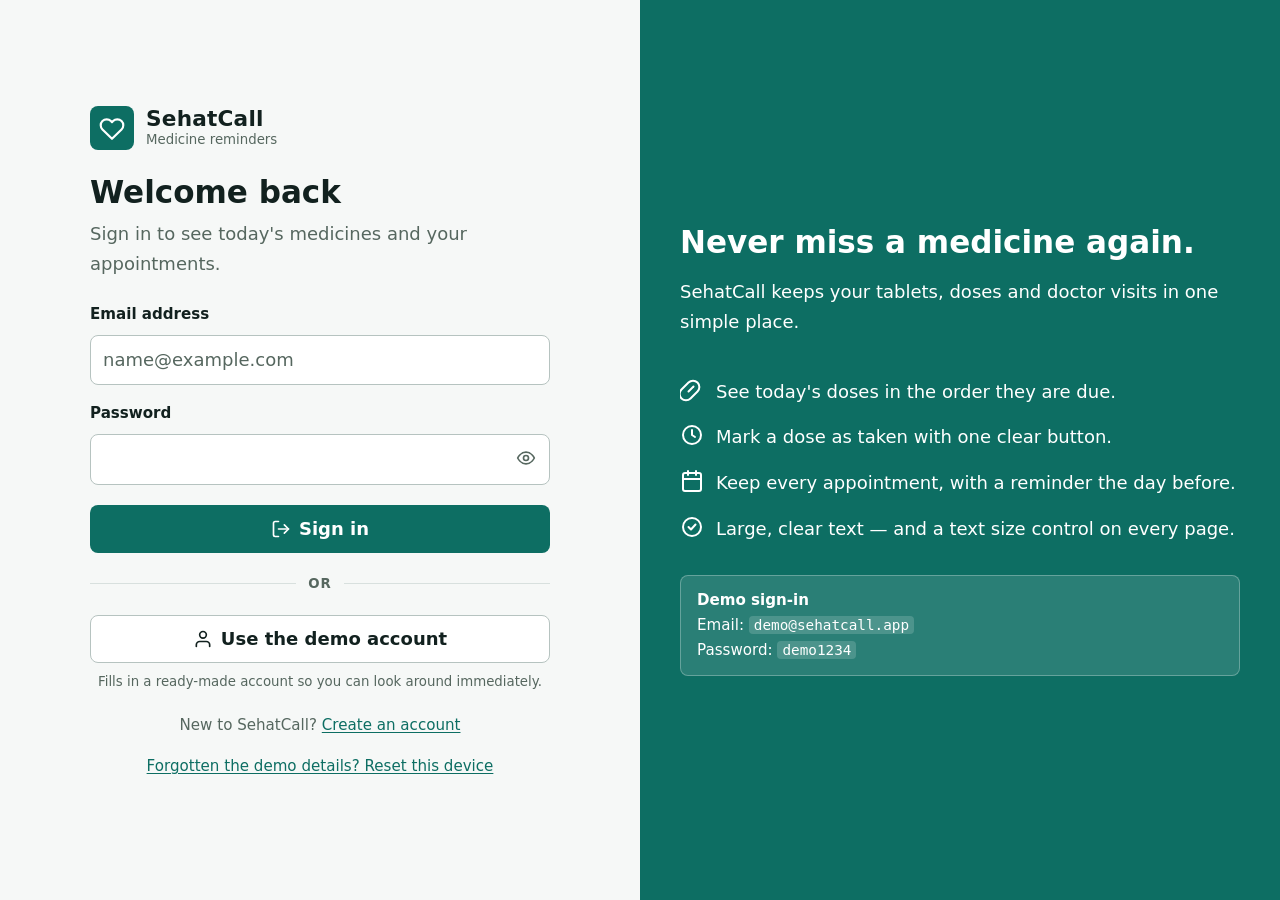
<file: index.html>
<!DOCTYPE html>
<html lang="en">
<head>
  <meta charset="UTF-8">
  <meta name="viewport" content="width=device-width, initial-scale=1">
  <meta name="description" content="Your SehatCall dashboard: today's medicines, missed reminders and upcoming appointments.">
  <meta name="theme-color" content="#0d6e63">
  <title>Dashboard — SehatCall</title>

  <script>
    (function () {
      try {
        var pref = localStorage.getItem('sehatcall.theme');
        var dark = pref === 'dark' || (pref !== 'light' && window.matchMedia && window.matchMedia('(prefers-color-scheme: dark)').matches);
        if (dark) document.documentElement.setAttribute('data-theme', 'dark');
        var scale = parseFloat(localStorage.getItem('sehatcall.textsize') || '1');
        if (scale && scale !== 1) document.documentElement.style.setProperty('--font-scale', String(scale));
      } catch (e) { /* storage blocked */ }
    })();
  </script>

  <link rel="stylesheet" href="/design-tokens.css">
  <link rel="stylesheet" href="/css/app.css">
</head>
<body>
  <a class="skip-link" href="#main">Skip to the main content</a>

  <div class="app-shell">
    <div id="sidebar-root"></div>

    <div class="shell-main">
      <header class="topbar">
        <button class="icon-btn menu-btn" type="button" id="menuBtn"
                aria-expanded="false" aria-controls="sidebar" aria-label="Open the menu">
          <svg viewBox="0 0 24 24" fill="none" stroke="currentColor" stroke-width="2"
               stroke-linecap="round" stroke-linejoin="round" aria-hidden="true">
            <path d="M4 6h16M4 12h16M4 18h16"/>
          </svg>
        </button>

        <div class="topbar__heading">
          <h1 class="page-title" id="greeting">Dashboard</h1>
          <p class="page-subtitle" id="todayLine"></p>
        </div>

        <div class="topbar__actions">
          <a class="btn btn--primary" href="medicines.html?new=1">
            <svg viewBox="0 0 24 24" fill="none" stroke="currentColor" stroke-width="2"
                 stroke-linecap="round" stroke-linejoin="round" aria-hidden="true">
              <path d="M12 5v14M5 12h14"/>
            </svg>
            <span>Add medicine</span>
          </a>
        </div>
      </header>

      <main class="page" id="main">
        <!-- Filled by js/dashboard.js -->
        <div id="notices"></div>

        <section class="page-section" aria-labelledby="overviewHeading">
          <h2 class="visually-hidden" id="overviewHeading">Overview</h2>
          <div class="stat-grid" id="statGrid"></div>
        </section>

        <section class="page-section" aria-labelledby="quickHeading">
          <div class="section-head">
            <h2 id="quickHeading">Quick actions</h2>
          </div>
          <div class="quick-actions">
            <a class="quick-action" href="medicines.html?new=1">
              <svg viewBox="0 0 24 24" fill="none" stroke="currentColor" stroke-width="2"
                   stroke-linecap="round" stroke-linejoin="round" aria-hidden="true">
                <path d="M10.5 20.5a6.36 6.36 0 0 1-9-9l7-7a6.36 6.36 0 0 1 9 9z"/>
                <path d="m8.5 13.5 5-5"/>
              </svg>
              <span>Add a medicine<small>Name, dose and times</small></span>
            </a>
            <a class="quick-action" href="appointments.html?new=1">
              <svg viewBox="0 0 24 24" fill="none" stroke="currentColor" stroke-width="2"
                   stroke-linecap="round" stroke-linejoin="round" aria-hidden="true">
                <rect x="3" y="4" width="18" height="18" rx="2"/>
                <path d="M16 2v4M8 2v4M3 10h18"/><path d="M12 14v4M10 16h4"/>
              </svg>
              <span>Book an appointment<small>Doctor, date and time</small></span>
            </a>
            <a class="quick-action" href="reminders.html">
              <svg viewBox="0 0 24 24" fill="none" stroke="currentColor" stroke-width="2"
                   stroke-linecap="round" stroke-linejoin="round" aria-hidden="true">
                <circle cx="12" cy="12" r="9"/><path d="M12 7v5l3 2"/>
              </svg>
              <span>Reminder history<small>What was taken, and when</small></span>
            </a>
            <button class="quick-action" type="button" id="exportToday">
              <svg viewBox="0 0 24 24" fill="none" stroke="currentColor" stroke-width="2"
                   stroke-linecap="round" stroke-linejoin="round" aria-hidden="true">
                <path d="M21 15v4a2 2 0 0 1-2 2H5a2 2 0 0 1-2-2v-4"/>
                <path d="m7 10 5 5 5-5"/><path d="M12 15V3"/>
              </svg>
              <span>Save today's list<small>Download as a text file</small></span>
            </button>
          </div>
        </section>

        <div class="two-col page-section">
          <section class="card" aria-labelledby="dosesHeading">
            <div class="card__header">
              <div>
                <h2 class="card__title" id="dosesHeading">Today's medicines</h2>
                <p class="page-subtitle" id="dosesSummary"></p>
              </div>
              <a class="btn btn--quiet btn--sm" href="medicines.html">Manage</a>
            </div>
            <div class="card__body card__body--flush">
              <ul class="item-list" id="doseList"></ul>
            </div>
          </section>

          <section class="card" aria-labelledby="apptHeading">
            <div class="card__header">
              <div>
                <h2 class="card__title" id="apptHeading">Upcoming appointments</h2>
              </div>
              <a class="btn btn--quiet btn--sm" href="appointments.html">See all</a>
            </div>
            <div class="card__body card__body--flush">
              <ul class="item-list" id="apptList"></ul>
            </div>
            <div class="card__footer">
              <a class="btn btn--secondary btn--sm" href="appointments.html?new=1">
                <svg viewBox="0 0 24 24" fill="none" stroke="currentColor" stroke-width="2"
                     stroke-linecap="round" stroke-linejoin="round" aria-hidden="true">
                  <path d="M12 5v14M5 12h14"/>
                </svg>
                <span>Book an appointment</span>
              </a>
            </div>
          </section>
        </div>
      </main>
    </div>
  </div>

  <div class="toast-region" id="toasts" role="status" aria-live="polite"></div>

  <script src="js/api.js"></script>
  <script src="js/auth.js"></script>
  <script src="js/ui.js"></script>
  <script src="js/dashboard.js"></script>
</body>
</html>
</file>
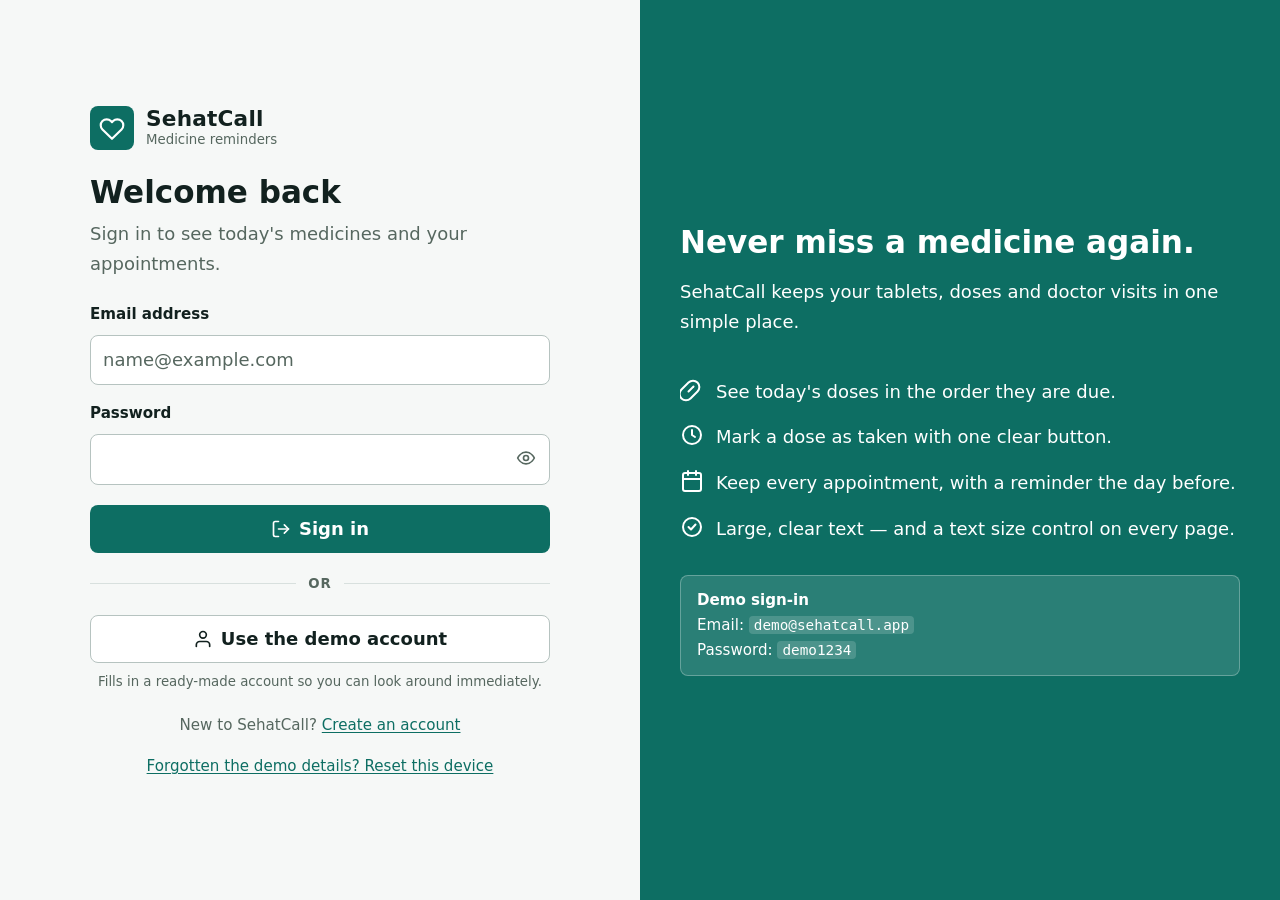
<file: appointments.html>
<!DOCTYPE html>
<html lang="en">
<head>
  <meta charset="UTF-8">
  <meta name="viewport" content="width=device-width, initial-scale=1">
  <meta name="description" content="Keep track of doctor appointments and clinic visits in SehatCall.">
  <meta name="theme-color" content="#0d6e63">
  <title>Appointments — SehatCall</title>

  <script>
    (function () {
      try {
        var pref = localStorage.getItem('sehatcall.theme');
        var dark = pref === 'dark' || (pref !== 'light' && window.matchMedia && window.matchMedia('(prefers-color-scheme: dark)').matches);
        if (dark) document.documentElement.setAttribute('data-theme', 'dark');
        var scale = parseFloat(localStorage.getItem('sehatcall.textsize') || '1');
        if (scale && scale !== 1) document.documentElement.style.setProperty('--font-scale', String(scale));
      } catch (e) { /* storage blocked */ }
    })();
  </script>

  <link rel="stylesheet" href="/design-tokens.css">
  <link rel="stylesheet" href="/css/app.css">
</head>
<body>
  <a class="skip-link" href="#main">Skip to the main content</a>

  <div class="app-shell">
    <div id="sidebar-root"></div>

    <div class="shell-main">
      <header class="topbar">
        <button class="icon-btn menu-btn" type="button" id="menuBtn"
                aria-expanded="false" aria-controls="sidebar" aria-label="Open the menu">
          <svg viewBox="0 0 24 24" fill="none" stroke="currentColor" stroke-width="2"
               stroke-linecap="round" stroke-linejoin="round" aria-hidden="true">
            <path d="M4 6h16M4 12h16M4 18h16"/>
          </svg>
        </button>

        <div class="topbar__heading">
          <h1 class="page-title">Appointments</h1>
          <p class="page-subtitle" id="nextLine">Your doctor visits, past and coming up.</p>
        </div>

        <div class="topbar__actions">
          <button class="btn btn--primary" type="button" id="addApptBtn">
            <svg viewBox="0 0 24 24" fill="none" stroke="currentColor" stroke-width="2"
                 stroke-linecap="round" stroke-linejoin="round" aria-hidden="true">
              <path d="M12 5v14M5 12h14"/>
            </svg>
            <span>Book appointment</span>
          </button>
        </div>
      </header>

      <main class="page" id="main">
        <section class="page-section" aria-labelledby="upcomingHeading">
          <div class="section-head">
            <div>
              <h2 id="upcomingHeading">Upcoming</h2>
              <p id="upcomingCount"></p>
            </div>
          </div>
          <div class="card">
            <div class="card__body card__body--flush">
              <ul class="item-list" id="upcomingList" aria-live="polite"></ul>
            </div>
          </div>
        </section>

        <section class="page-section" aria-labelledby="pastHeading">
          <div class="section-head">
            <div>
              <h2 id="pastHeading">Past appointments</h2>
              <p id="pastCount"></p>
            </div>
          </div>
          <div class="card">
            <div class="card__body card__body--flush">
              <ul class="item-list" id="pastList" aria-live="polite"></ul>
            </div>
          </div>
        </section>
      </main>
    </div>
  </div>

  <dialog class="dialog" id="apptDialog" aria-labelledby="apptDialogTitle">
    <form id="apptForm" method="dialog" novalidate>
      <div class="dialog__header">
        <div>
          <h2 class="dialog__title" id="apptDialogTitle">Book an appointment</h2>
          <p class="dialog__subtitle" id="apptDialogSubtitle">Who are you seeing, and when?</p>
        </div>
        <button class="icon-btn dialog__close" type="button" data-close-dialog aria-label="Close this form">
          <svg viewBox="0 0 24 24" fill="none" stroke="currentColor" stroke-width="2"
               stroke-linecap="round" stroke-linejoin="round" aria-hidden="true">
            <path d="M18 6 6 18M6 6l12 12"/>
          </svg>
        </button>
      </div>

      <div class="dialog__body">
        <div class="form-grid">
          <div class="field">
            <label class="label" for="aptDoctor">Doctor's name <span class="req" aria-hidden="true">*</span></label>
            <input class="input" type="text" id="aptDoctor" name="doctor" required
                   aria-describedby="aptDoctor-error" placeholder="For example, Dr. Anita Rao">
            <p class="field__error" id="aptDoctor-error" data-error-for="doctor" aria-live="polite"></p>
          </div>

          <div class="field">
            <label class="label" for="aptSpeciality">Speciality <span class="muted" style="font-weight:400">(optional)</span></label>
            <input class="input" type="text" id="aptSpeciality" name="speciality"
                   placeholder="For example, Cardiologist">
          </div>

          <div class="field">
            <label class="label" for="aptDate">Date <span class="req" aria-hidden="true">*</span></label>
            <input class="input" type="date" id="aptDate" name="date" required
                   aria-describedby="aptDate-error">
            <p class="field__error" id="aptDate-error" data-error-for="date" aria-live="polite"></p>
          </div>

          <div class="field">
            <label class="label" for="aptTime">Time <span class="req" aria-hidden="true">*</span></label>
            <input class="input" type="time" id="aptTime" name="time" required
                   aria-describedby="aptTime-error">
            <p class="field__error" id="aptTime-error" data-error-for="time" aria-live="polite"></p>
          </div>

          <div class="field field--full">
            <label class="label" for="aptLocation">Where <span class="muted" style="font-weight:400">(optional)</span></label>
            <input class="input" type="text" id="aptLocation" name="location"
                   placeholder="For example, City Heart Clinic, Room 4">
            <p class="field__hint">The clinic, building or room. This is also saved into the calendar file.</p>
          </div>

          <div class="field field--full">
            <label class="label" for="aptNotes">Notes <span class="muted" style="font-weight:400">(optional)</span></label>
            <textarea class="textarea" id="aptNotes" name="notes"
                      placeholder="For example, bring the blood pressure diary, or fasting test the day before"></textarea>
          </div>
        </div>

        <p class="form-status" id="apptStatus" role="status" aria-live="polite"></p>
      </div>

      <div class="dialog__footer">
        <button class="btn btn--secondary" type="button" data-close-dialog>Cancel</button>
        <button class="btn btn--primary" type="submit" id="saveApptBtn">
          <span>Save appointment</span>
        </button>
      </div>
    </form>
  </dialog>

  <div class="toast-region" id="toasts" role="status" aria-live="polite"></div>

  <script src="js/api.js"></script>
  <script src="js/auth.js"></script>
  <script src="js/ui.js"></script>
  <script src="js/appointments.js"></script>
</body>
</html>
</file>
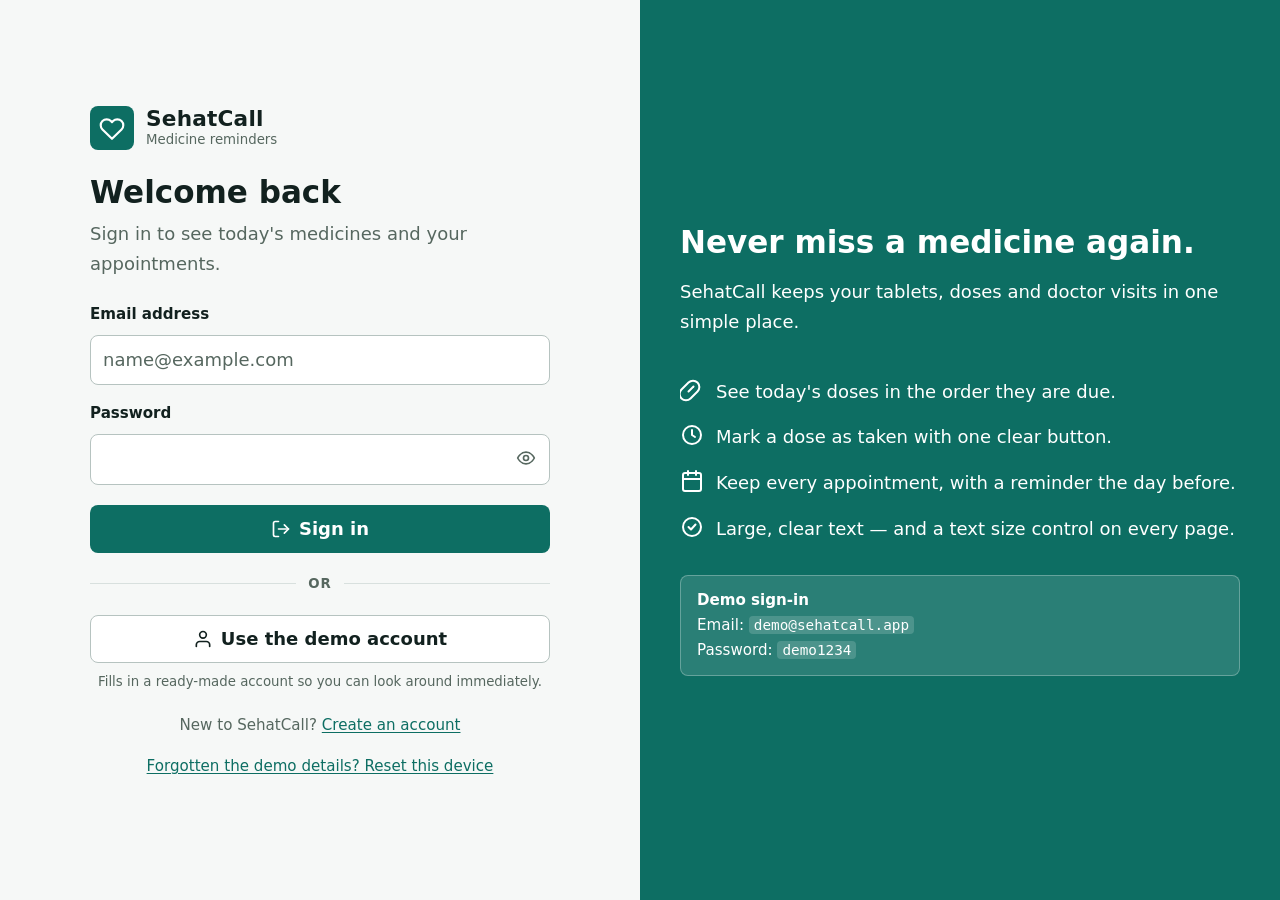
<file: login.html>
<!DOCTYPE html>
<html lang="en">
<head>
  <meta charset="UTF-8">
  <meta name="viewport" content="width=device-width, initial-scale=1">
  <meta name="description" content="Sign in to SehatCall to see your medicine reminders and appointments.">
  <meta name="theme-color" content="#0d6e63">
  <title>Sign in — SehatCall</title>

  <!-- Runs before first paint so the saved theme and text size apply without
       a flash of the wrong colours. Kept inline and tiny on purpose. -->
  <script>
    (function () {
      try {
        var pref = localStorage.getItem('sehatcall.theme');
        var dark = pref === 'dark' || (pref !== 'light' && window.matchMedia && window.matchMedia('(prefers-color-scheme: dark)').matches);
        if (dark) document.documentElement.setAttribute('data-theme', 'dark');
        var scale = parseFloat(localStorage.getItem('sehatcall.textsize') || '1');
        if (scale && scale !== 1) document.documentElement.style.setProperty('--font-scale', String(scale));
      } catch (e) { /* storage blocked — the default palette is fine */ }
    })();
  </script>

  <link rel="stylesheet" href="/design-tokens.css">
  <link rel="stylesheet" href="/css/app.css">
</head>
<body>
  <a class="skip-link" href="#main">Skip to the sign-in form</a>

  <div class="auth-shell">
    <main class="auth-main" id="main">
      <div class="auth-card">
        <a class="auth-brand" href="login.html">
          <span class="brand-mark" aria-hidden="true">
            <svg viewBox="0 0 24 24" fill="none" stroke="currentColor" stroke-width="2" stroke-linecap="round" stroke-linejoin="round">
              <path d="M20.8 5.6a5.5 5.5 0 0 0-7.8 0L12 6.6l-1-1a5.5 5.5 0 0 0-7.8 7.8L12 22l8.8-8.6a5.5 5.5 0 0 0 0-7.8Z"/>
            </svg>
          </span>
          <span class="brand-text">
            <span class="brand-name">SehatCall</span>
            <span class="brand-tag">Medicine reminders</span>
          </span>
        </a>

        <h1 class="auth-heading">Welcome back</h1>
        <p class="auth-sub">Sign in to see today's medicines and your appointments.</p>

        <form id="loginForm" novalidate>
          <div class="form-grid">
            <div class="field field--full">
              <label class="label" for="email">Email address</label>
              <input class="input" type="email" id="email" name="email"
                     autocomplete="username" inputmode="email" required
                     aria-describedby="email-error" placeholder="name@example.com">
              <p class="field__error" id="email-error" data-error-for="email" aria-live="polite"></p>
            </div>

            <div class="field field--full">
              <label class="label" for="password">Password</label>
              <span class="input-wrap">
                <input class="input" type="password" id="password" name="password"
                       autocomplete="current-password" required
                       aria-describedby="password-error">
                <button class="input-wrap__toggle" type="button" id="togglePassword"
                        aria-pressed="false" aria-label="Show password">
                  <svg viewBox="0 0 24 24" fill="none" stroke="currentColor" stroke-width="2"
                       stroke-linecap="round" stroke-linejoin="round" aria-hidden="true">
                    <path d="M2 12s3.5-7 10-7 10 7 10 7-3.5 7-10 7-10-7-10-7Z"/>
                    <circle cx="12" cy="12" r="3"/>
                  </svg>
                </button>
              </span>
              <p class="field__error" id="password-error" data-error-for="password" aria-live="polite"></p>
            </div>
          </div>

          <!-- Live region for the whole form: announces "Signing in…" and any
               credential error without moving focus away from the field. -->
          <p class="form-status" id="loginStatus" role="status" aria-live="polite"></p>

          <div class="form-actions">
            <button class="btn btn--primary btn--block" type="submit" id="loginBtn">
              <svg viewBox="0 0 24 24" fill="none" stroke="currentColor" stroke-width="2"
                   stroke-linecap="round" stroke-linejoin="round" aria-hidden="true">
                <path d="M9 21H5a2 2 0 0 1-2-2V5a2 2 0 0 1 2-2h4"/>
                <path d="m16 17 5-5-5-5"/><path d="M21 12H9"/>
              </svg>
              <span>Sign in</span>
            </button>
          </div>
        </form>

        <div class="auth-divider">or</div>

        <button class="btn btn--secondary btn--block" type="button" id="demoBtn">
          <svg viewBox="0 0 24 24" fill="none" stroke="currentColor" stroke-width="2"
               stroke-linecap="round" stroke-linejoin="round" aria-hidden="true">
            <path d="M20 21v-2a4 4 0 0 0-4-4H8a4 4 0 0 0-4 4v2"/>
            <circle cx="12" cy="7" r="4"/>
          </svg>
          <span>Use the demo account</span>
        </button>
        <p class="field__hint" style="margin-top: var(--space-2); text-align: center;">
          Fills in a ready-made account so you can look around immediately.
        </p>

        <p class="auth-switch">
          New to SehatCall? <a href="register.html">Create an account</a>
        </p>

        <p class="auth-switch" style="margin-top: var(--space-3);">
          <a href="#" id="resetLink" style="font-size: var(--text-sm);">Forgotten the demo details? Reset this device</a>
        </p>
      </div>
    </main>

    <!-- Branded panel. It states what the app does rather than selling
         anything: these are first-time, often anxious users. Hidden below
         960px, where the form needs the whole width. -->
    <aside class="auth-aside" aria-label="About SehatCall">
      <h2>Never miss a medicine again.</h2>
      <p>SehatCall keeps your tablets, doses and doctor visits in one simple place.</p>

      <ul class="auth-points">
        <li>
          <svg viewBox="0 0 24 24" fill="none" stroke="currentColor" stroke-width="2"
               stroke-linecap="round" stroke-linejoin="round" aria-hidden="true">
            <path d="M10.5 20.5a6.36 6.36 0 0 1-9-9l7-7a6.36 6.36 0 0 1 9 9z"/>
            <path d="m8.5 13.5 5-5"/>
          </svg>
          <span>See today's doses in the order they are due.</span>
        </li>
        <li>
          <svg viewBox="0 0 24 24" fill="none" stroke="currentColor" stroke-width="2"
               stroke-linecap="round" stroke-linejoin="round" aria-hidden="true">
            <circle cx="12" cy="12" r="9"/><path d="M12 7v5l3 2"/>
          </svg>
          <span>Mark a dose as taken with one clear button.</span>
        </li>
        <li>
          <svg viewBox="0 0 24 24" fill="none" stroke="currentColor" stroke-width="2"
               stroke-linecap="round" stroke-linejoin="round" aria-hidden="true">
            <rect x="3" y="4" width="18" height="18" rx="2"/>
            <path d="M16 2v4M8 2v4M3 10h18"/>
          </svg>
          <span>Keep every appointment, with a reminder the day before.</span>
        </li>
        <li>
          <svg viewBox="0 0 24 24" fill="none" stroke="currentColor" stroke-width="2"
               stroke-linecap="round" stroke-linejoin="round" aria-hidden="true">
            <circle cx="12" cy="12" r="9"/><path d="m8.5 12 2.5 2.5 4.5-5"/>
          </svg>
          <span>Large, clear text — and a text size control on every page.</span>
        </li>
      </ul>

      <div class="auth-demo">
        <strong>Demo sign-in</strong><br>
        Email: <code>demo@sehatcall.app</code><br>
        Password: <code>demo1234</code>
      </div>
    </aside>
  </div>

  <div class="toast-region" id="toasts" role="status" aria-live="polite"></div>

  <script src="js/api.js"></script>
  <script src="js/auth.js"></script>
  <script src="js/ui.js"></script>
  <script src="js/login.js"></script>
</body>
</html>
</file>
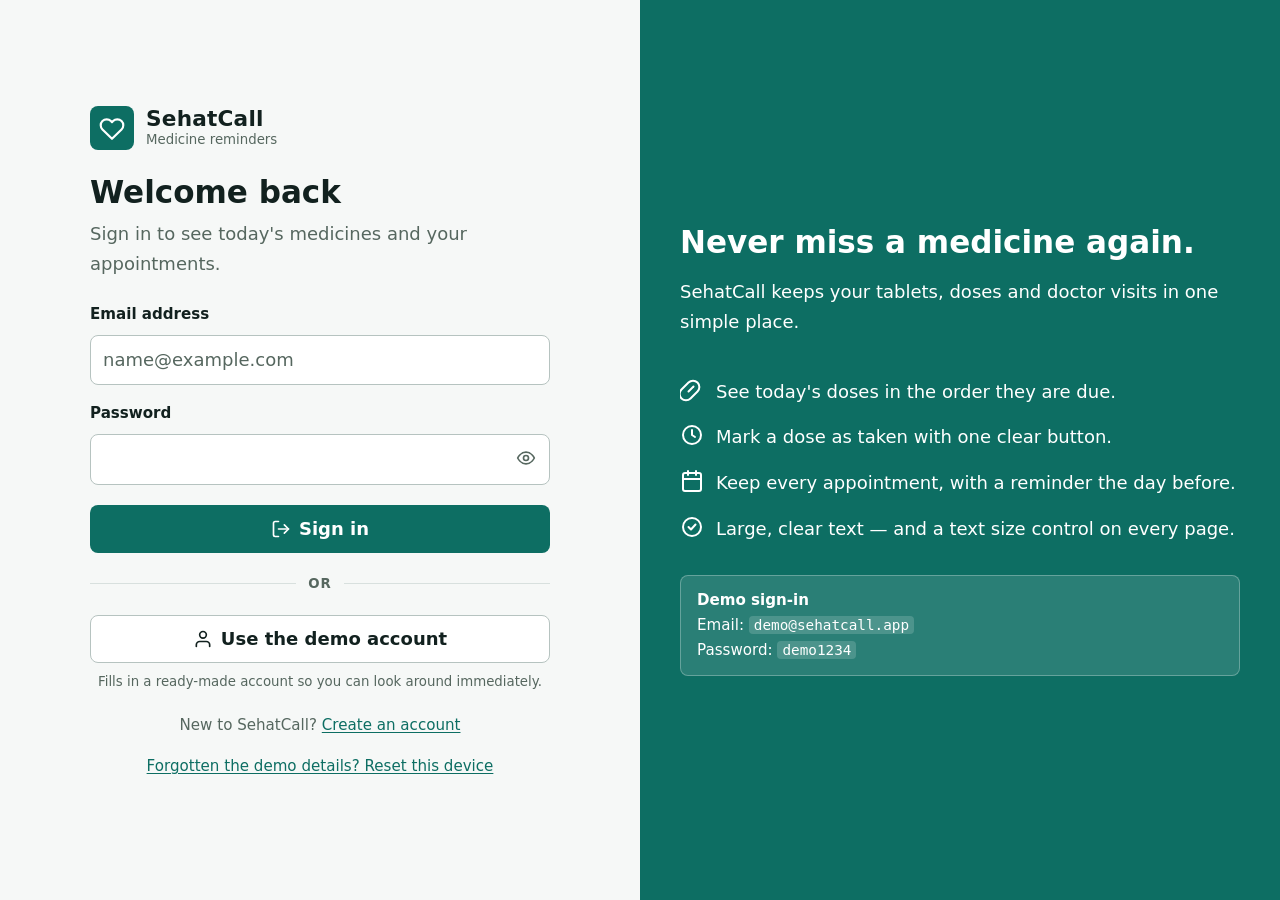
<file: medicines.html>
<!DOCTYPE html>
<html lang="en">
<head>
  <meta charset="UTF-8">
  <meta name="viewport" content="width=device-width, initial-scale=1">
  <meta name="description" content="Add, edit and pause the medicines SehatCall reminds you to take.">
  <meta name="theme-color" content="#0d6e63">
  <title>My medicines — SehatCall</title>

  <script>
    (function () {
      try {
        var pref = localStorage.getItem('sehatcall.theme');
        var dark = pref === 'dark' || (pref !== 'light' && window.matchMedia && window.matchMedia('(prefers-color-scheme: dark)').matches);
        if (dark) document.documentElement.setAttribute('data-theme', 'dark');
        var scale = parseFloat(localStorage.getItem('sehatcall.textsize') || '1');
        if (scale && scale !== 1) document.documentElement.style.setProperty('--font-scale', String(scale));
      } catch (e) { /* storage blocked */ }
    })();
  </script>

  <link rel="stylesheet" href="/design-tokens.css">
  <link rel="stylesheet" href="/css/app.css">
</head>
<body>
  <a class="skip-link" href="#main">Skip to the main content</a>

  <div class="app-shell">
    <div id="sidebar-root"></div>

    <div class="shell-main">
      <header class="topbar">
        <button class="icon-btn menu-btn" type="button" id="menuBtn"
                aria-expanded="false" aria-controls="sidebar" aria-label="Open the menu">
          <svg viewBox="0 0 24 24" fill="none" stroke="currentColor" stroke-width="2"
               stroke-linecap="round" stroke-linejoin="round" aria-hidden="true">
            <path d="M4 6h16M4 12h16M4 18h16"/>
          </svg>
        </button>

        <div class="topbar__heading">
          <h1 class="page-title">My medicines</h1>
          <p class="page-subtitle" id="pageSubtitle">Every medicine you have added, and when it is due.</p>
        </div>

        <div class="topbar__actions">
          <button class="btn btn--primary" type="button" id="addMedicineBtn">
            <svg viewBox="0 0 24 24" fill="none" stroke="currentColor" stroke-width="2"
                 stroke-linecap="round" stroke-linejoin="round" aria-hidden="true">
              <path d="M12 5v14M5 12h14"/>
            </svg>
            <span>Add medicine</span>
          </button>
        </div>
      </header>

      <main class="page" id="main">
        <section class="card" aria-labelledby="listHeading">
          <div class="card__header">
            <div>
              <h2 class="card__title" id="listHeading">Medicine list</h2>
              <p class="page-subtitle" id="listCount"></p>
            </div>
          </div>

          <div class="filter-bar">
            <div class="field">
              <label class="label" for="searchInput">Search by name</label>
              <input class="input" type="search" id="searchInput" name="search"
                     placeholder="For example, Metformin" autocomplete="off">
            </div>
            <div class="field">
              <label class="label" for="statusFilter">Show</label>
              <select class="select" id="statusFilter" name="status">
                <option value="all">All medicines</option>
                <option value="active">Active only</option>
                <option value="paused">Paused only</option>
              </select>
            </div>
            <div class="filter-bar__actions">
              <button class="btn btn--secondary btn--sm" type="button" id="resetFiltersBtn">
                Clear filters
              </button>
            </div>
          </div>

          <div class="card__body card__body--flush">
            <ul class="item-list" id="medicineList" aria-live="polite"></ul>
          </div>
        </section>
      </main>
    </div>
  </div>

  <!-- Add / edit medicine. A native <dialog>, so Escape, the backdrop and focus
       trapping are handled by the browser rather than by hand. -->
  <dialog class="dialog" id="medicineDialog" aria-labelledby="medicineDialogTitle">
    <form id="medicineForm" method="dialog" novalidate>
      <div class="dialog__header">
        <div>
          <h2 class="dialog__title" id="medicineDialogTitle">Add a medicine</h2>
          <p class="dialog__subtitle" id="medicineDialogSubtitle">Tell us what to take and when.</p>
        </div>
        <button class="icon-btn dialog__close" type="button" data-close-dialog aria-label="Close this form">
          <svg viewBox="0 0 24 24" fill="none" stroke="currentColor" stroke-width="2"
               stroke-linecap="round" stroke-linejoin="round" aria-hidden="true">
            <path d="M18 6 6 18M6 6l12 12"/>
          </svg>
        </button>
      </div>

      <div class="dialog__body">
        <div class="form-grid">
          <div class="field">
            <label class="label" for="medName">Medicine name <span class="req" aria-hidden="true">*</span></label>
            <input class="input" type="text" id="medName" name="name" required
                   aria-describedby="medName-error" placeholder="For example, Metformin">
            <p class="field__error" id="medName-error" data-error-for="name" aria-live="polite"></p>
          </div>

          <div class="field">
            <label class="label" for="medDose">Dose <span class="req" aria-hidden="true">*</span></label>
            <input class="input" type="text" id="medDose" name="dose" required
                   aria-describedby="medDose-hint medDose-error" placeholder="For example, 500 mg">
            <p class="field__hint" id="medDose-hint">How much you take each time.</p>
            <p class="field__error" id="medDose-error" data-error-for="dose" aria-live="polite"></p>
          </div>

          <div class="field field--full">
            <span class="label" id="timesLabel">Times of day <span class="req" aria-hidden="true">*</span></span>
            <p class="field__hint" style="margin-top:0">
              Add one row for each time you take it. Twice a day means two rows.
            </p>
            <div id="timeRows" class="stack" role="group" aria-labelledby="timesLabel"></div>
            <p class="field__error" id="medTimes-error" data-error-for="times" aria-live="polite"></p>
            <div class="btn-row" style="margin-top: var(--space-2)">
              <button class="btn btn--secondary btn--sm" type="button" id="addTimeBtn">
                <svg viewBox="0 0 24 24" fill="none" stroke="currentColor" stroke-width="2"
                     stroke-linecap="round" stroke-linejoin="round" aria-hidden="true">
                  <path d="M12 5v14M5 12h14"/>
                </svg>
                <span>Add another time</span>
              </button>
              <button class="btn btn--quiet btn--sm" type="button" id="twiceDailyBtn">Twice a day</button>
            </div>
            <p class="field__hint" id="schedulePreview" aria-live="polite"></p>
          </div>

          <div class="field">
            <label class="label" for="medStart">Start date <span class="req" aria-hidden="true">*</span></label>
            <input class="input" type="date" id="medStart" name="startDate" required
                   aria-describedby="medStart-error">
            <p class="field__error" id="medStart-error" data-error-for="startDate" aria-live="polite"></p>
          </div>

          <div class="field">
            <label class="label" for="medEnd">End date <span class="muted" style="font-weight:400">(optional)</span></label>
            <input class="input" type="date" id="medEnd" name="endDate"
                   aria-describedby="medEnd-hint medEnd-error">
            <p class="field__hint" id="medEnd-hint">Leave empty for a medicine you take long term.</p>
            <p class="field__error" id="medEnd-error" data-error-for="endDate" aria-live="polite"></p>
          </div>

          <div class="field field--full">
            <label class="label" for="medNotes">Notes <span class="muted" style="font-weight:400">(optional)</span></label>
            <textarea class="textarea" id="medNotes" name="notes"
                      placeholder="For example, take with food, or after breakfast"></textarea>
          </div>

          <div class="field field--full">
            <label class="checkbox" for="medActive">
              <input type="checkbox" id="medActive" name="active" checked>
              <span>This medicine is active. Untick it to pause reminders without deleting the record.</span>
            </label>
          </div>
        </div>

        <p class="form-status" id="medicineStatus" role="status" aria-live="polite"></p>
      </div>

      <div class="dialog__footer">
        <button class="btn btn--secondary" type="button" data-close-dialog>Cancel</button>
        <button class="btn btn--primary" type="submit" id="saveMedicineBtn">
          <span>Save medicine</span>
        </button>
      </div>
    </form>
  </dialog>

  <div class="toast-region" id="toasts" role="status" aria-live="polite"></div>

  <script src="js/api.js"></script>
  <script src="js/auth.js"></script>
  <script src="js/ui.js"></script>
  <script src="js/medicines.js"></script>
</body>
</html>
</file>
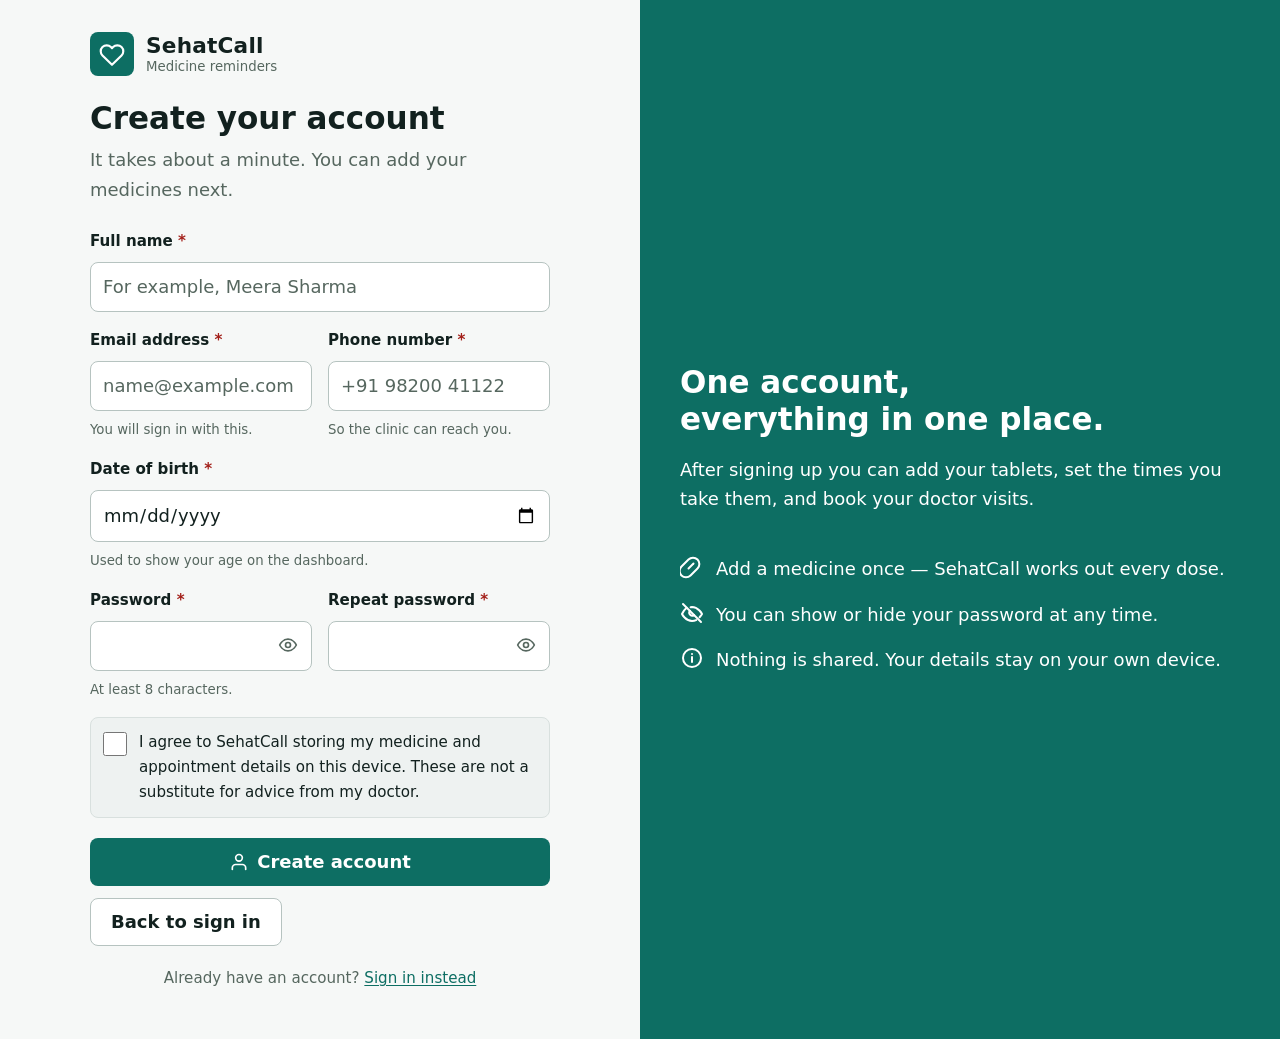
<file: register.html>
<!DOCTYPE html>
<html lang="en">
<head>
  <meta charset="UTF-8">
  <meta name="viewport" content="width=device-width, initial-scale=1">
  <meta name="description" content="Create a SehatCall account to track medicines and appointments.">
  <meta name="theme-color" content="#0d6e63">
  <title>Create your account — SehatCall</title>

  <script>
    (function () {
      try {
        var pref = localStorage.getItem('sehatcall.theme');
        var dark = pref === 'dark' || (pref !== 'light' && window.matchMedia && window.matchMedia('(prefers-color-scheme: dark)').matches);
        if (dark) document.documentElement.setAttribute('data-theme', 'dark');
        var scale = parseFloat(localStorage.getItem('sehatcall.textsize') || '1');
        if (scale && scale !== 1) document.documentElement.style.setProperty('--font-scale', String(scale));
      } catch (e) { /* storage blocked */ }
    })();
  </script>

  <link rel="stylesheet" href="/design-tokens.css">
  <link rel="stylesheet" href="/css/app.css">
</head>
<body>
  <a class="skip-link" href="#main">Skip to the registration form</a>

  <div class="auth-shell">
    <main class="auth-main" id="main">
      <div class="auth-card">
        <a class="auth-brand" href="login.html">
          <span class="brand-mark" aria-hidden="true">
            <svg viewBox="0 0 24 24" fill="none" stroke="currentColor" stroke-width="2" stroke-linecap="round" stroke-linejoin="round">
              <path d="M20.8 5.6a5.5 5.5 0 0 0-7.8 0L12 6.6l-1-1a5.5 5.5 0 0 0-7.8 7.8L12 22l8.8-8.6a5.5 5.5 0 0 0 0-7.8Z"/>
            </svg>
          </span>
          <span class="brand-text">
            <span class="brand-name">SehatCall</span>
            <span class="brand-tag">Medicine reminders</span>
          </span>
        </a>

        <h1 class="auth-heading">Create your account</h1>
        <p class="auth-sub">It takes about a minute. You can add your medicines next.</p>

        <form id="registerForm" novalidate>
          <div class="form-grid">
            <div class="field field--full">
              <label class="label" for="name">Full name <span class="req" aria-hidden="true">*</span></label>
              <input class="input" type="text" id="name" name="name"
                     autocomplete="name" required
                     aria-describedby="name-error" placeholder="For example, Meera Sharma">
              <p class="field__error" id="name-error" data-error-for="name" aria-live="polite"></p>
            </div>

            <div class="field">
              <label class="label" for="email">Email address <span class="req" aria-hidden="true">*</span></label>
              <input class="input" type="email" id="email" name="email"
                     autocomplete="email" inputmode="email" required
                     aria-describedby="email-hint email-error" placeholder="name@example.com">
              <p class="field__hint" id="email-hint">You will sign in with this.</p>
              <p class="field__error" id="email-error" data-error-for="email" aria-live="polite"></p>
            </div>

            <div class="field">
              <label class="label" for="phone">Phone number <span class="req" aria-hidden="true">*</span></label>
              <input class="input" type="tel" id="phone" name="phone"
                     autocomplete="tel" inputmode="tel" required
                     aria-describedby="phone-hint phone-error" placeholder="+91 98200 41122">
              <p class="field__hint" id="phone-hint">So the clinic can reach you.</p>
              <p class="field__error" id="phone-error" data-error-for="phone" aria-live="polite"></p>
            </div>

            <div class="field field--full">
              <label class="label" for="dob">Date of birth <span class="req" aria-hidden="true">*</span></label>
              <input class="input" type="date" id="dob" name="dob" required
                     aria-describedby="dob-hint dob-error">
              <p class="field__hint" id="dob-hint">Used to show your age on the dashboard.</p>
              <p class="field__error" id="dob-error" data-error-for="dob" aria-live="polite"></p>
            </div>

            <div class="field">
              <label class="label" for="password">Password <span class="req" aria-hidden="true">*</span></label>
              <span class="input-wrap">
                <input class="input" type="password" id="password" name="password"
                       autocomplete="new-password" required
                       aria-describedby="password-hint password-error">
                <button class="input-wrap__toggle" type="button" id="togglePassword"
                        aria-pressed="false" aria-label="Show password">
                  <svg viewBox="0 0 24 24" fill="none" stroke="currentColor" stroke-width="2"
                       stroke-linecap="round" stroke-linejoin="round" aria-hidden="true">
                    <path d="M2 12s3.5-7 10-7 10 7 10 7-3.5 7-10 7-10-7-10-7Z"/>
                    <circle cx="12" cy="12" r="3"/>
                  </svg>
                </button>
              </span>
              <p class="field__hint" id="password-hint">At least 8 characters.</p>
              <p class="field__error" id="password-error" data-error-for="password" aria-live="polite"></p>
            </div>

            <div class="field">
              <label class="label" for="passwordConfirm">Repeat password <span class="req" aria-hidden="true">*</span></label>
              <span class="input-wrap">
                <input class="input" type="password" id="passwordConfirm" name="passwordConfirm"
                       autocomplete="new-password" required
                       aria-describedby="passwordConfirm-error">
                <button class="input-wrap__toggle" type="button" id="togglePasswordConfirm"
                        aria-pressed="false" aria-label="Show repeated password">
                  <svg viewBox="0 0 24 24" fill="none" stroke="currentColor" stroke-width="2"
                       stroke-linecap="round" stroke-linejoin="round" aria-hidden="true">
                    <path d="M2 12s3.5-7 10-7 10 7 10 7-3.5 7-10 7-10-7-10-7Z"/>
                    <circle cx="12" cy="12" r="3"/>
                  </svg>
                </button>
              </span>
              <p class="field__error" id="passwordConfirm-error" data-error-for="passwordConfirm" aria-live="polite"></p>
            </div>

            <div class="field field--full">
              <label class="checkbox" for="consent">
                <input type="checkbox" id="consent" name="consent" required
                       aria-describedby="consent-error">
                <span>I agree to SehatCall storing my medicine and appointment details on this device.
                  These are not a substitute for advice from my doctor.</span>
              </label>
              <p class="field__error" id="consent-error" data-error-for="consent" aria-live="polite"></p>
            </div>
          </div>

          <p class="form-status" id="registerStatus" role="status" aria-live="polite"></p>

          <div class="form-actions">
            <button class="btn btn--primary btn--block" type="submit" id="registerBtn">
              <svg viewBox="0 0 24 24" fill="none" stroke="currentColor" stroke-width="2"
                   stroke-linecap="round" stroke-linejoin="round" aria-hidden="true">
                <path d="M20 21v-2a4 4 0 0 0-4-4H8a4 4 0 0 0-4 4v2"/>
                <circle cx="12" cy="7" r="4"/>
              </svg>
              <span>Create account</span>
            </button>
            <a class="btn btn--secondary" href="login.html" id="cancelBtn">Back to sign in</a>
          </div>
        </form>

        <p class="auth-switch">
          Already have an account? <a href="login.html">Sign in instead</a>
        </p>
      </div>
    </main>

    <aside class="auth-aside" aria-label="About SehatCall">
      <h2>One account, everything in one place.</h2>
      <p>After signing up you can add your tablets, set the times you take them, and book your doctor visits.</p>

      <ul class="auth-points">
        <li>
          <svg viewBox="0 0 24 24" fill="none" stroke="currentColor" stroke-width="2"
               stroke-linecap="round" stroke-linejoin="round" aria-hidden="true">
            <path d="M10.5 20.5a6.36 6.36 0 0 1-9-9l7-7a6.36 6.36 0 0 1 9 9z"/>
            <path d="m8.5 13.5 5-5"/>
          </svg>
          <span>Add a medicine once — SehatCall works out every dose.</span>
        </li>
        <li>
          <svg viewBox="0 0 24 24" fill="none" stroke="currentColor" stroke-width="2"
               stroke-linecap="round" stroke-linejoin="round" aria-hidden="true">
            <path d="M3 3l18 18"/><path d="M10.6 6.2A9.9 9.9 0 0 1 12 6c6.5 0 10 7 10 7a17.6 17.6 0 0 1-2.4 3.3"/>
            <path d="M6.6 6.7A17.7 17.7 0 0 0 2 13s3.5 7 10 7a9.9 9.9 0 0 0 4.2-.9"/>
            <path d="M9.9 9.9a3 3 0 0 0 4.2 4.2"/>
          </svg>
          <span>You can show or hide your password at any time.</span>
        </li>
        <li>
          <svg viewBox="0 0 24 24" fill="none" stroke="currentColor" stroke-width="2"
               stroke-linecap="round" stroke-linejoin="round" aria-hidden="true">
            <circle cx="12" cy="12" r="9"/><path d="M12 16v-5M12 8h.01"/>
          </svg>
          <span>Nothing is shared. Your details stay on your own device.</span>
        </li>
      </ul>
    </aside>
  </div>

  <div class="toast-region" id="toasts" role="status" aria-live="polite"></div>

  <script src="js/api.js"></script>
  <script src="js/auth.js"></script>
  <script src="js/ui.js"></script>
  <script src="js/register.js"></script>
</body>
</html>
</file>
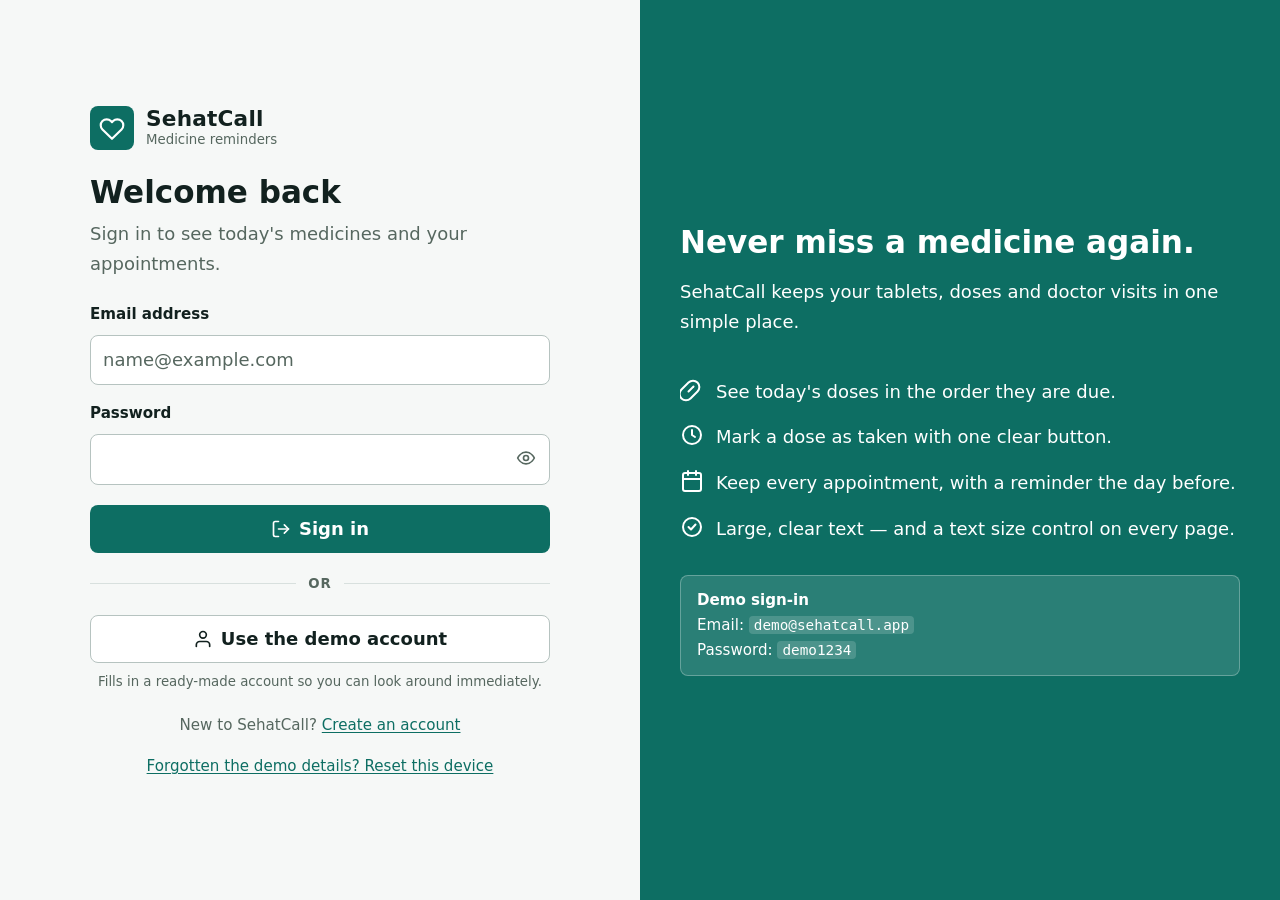
<file: reminders.html>
<!DOCTYPE html>
<html lang="en">
<head>
  <meta charset="UTF-8">
  <meta name="viewport" content="width=device-width, initial-scale=1">
  <meta name="description" content="A full history of every medicine reminder in SehatCall: what was taken, missed or skipped.">
  <meta name="theme-color" content="#0d6e63">
  <title>Reminder history — SehatCall</title>

  <script>
    (function () {
      try {
        var pref = localStorage.getItem('sehatcall.theme');
        var dark = pref === 'dark' || (pref !== 'light' && window.matchMedia && window.matchMedia('(prefers-color-scheme: dark)').matches);
        if (dark) document.documentElement.setAttribute('data-theme', 'dark');
        var scale = parseFloat(localStorage.getItem('sehatcall.textsize') || '1');
        if (scale && scale !== 1) document.documentElement.style.setProperty('--font-scale', String(scale));
      } catch (e) { /* storage blocked */ }
    })();
  </script>

  <link rel="stylesheet" href="/design-tokens.css">
  <link rel="stylesheet" href="/css/app.css">
</head>
<body>
  <a class="skip-link" href="#main">Skip to the main content</a>

  <div class="app-shell">
    <div id="sidebar-root"></div>

    <div class="shell-main">
      <header class="topbar">
        <button class="icon-btn menu-btn" type="button" id="menuBtn"
                aria-expanded="false" aria-controls="sidebar" aria-label="Open the menu">
          <svg viewBox="0 0 24 24" fill="none" stroke="currentColor" stroke-width="2"
               stroke-linecap="round" stroke-linejoin="round" aria-hidden="true">
            <path d="M4 6h16M4 12h16M4 18h16"/>
          </svg>
        </button>

        <div class="topbar__heading">
          <h1 class="page-title">Reminder history</h1>
          <p class="page-subtitle" id="rangeLine"></p>
        </div>

        <div class="topbar__actions">
          <button class="btn btn--secondary" type="button" id="exportCsvBtn">
            <svg viewBox="0 0 24 24" fill="none" stroke="currentColor" stroke-width="2"
                 stroke-linecap="round" stroke-linejoin="round" aria-hidden="true">
              <path d="M21 15v4a2 2 0 0 1-2 2H5a2 2 0 0 1-2-2v-4"/>
              <path d="m7 10 5 5 5-5"/><path d="M12 15V3"/>
            </svg>
            <span>Export CSV</span>
          </button>
        </div>
      </header>

      <main class="page" id="main">
        <section class="card page-section" aria-labelledby="summaryHeading">
          <div class="card__header">
            <div>
              <h2 class="card__title" id="summaryHeading">How it has been going</h2>
              <p class="page-subtitle">Based on the dates selected below.</p>
            </div>
          </div>
          <div class="summary-strip" id="summaryStrip"></div>
        </section>

        <section class="card page-section" aria-labelledby="historyHeading">
          <div class="card__header">
            <div>
              <h2 class="card__title" id="historyHeading">Every reminder</h2>
              <p class="page-subtitle" id="rowCount"></p>
            </div>
          </div>

          <div class="filter-bar">
            <div class="field">
              <label class="label" for="statusFilter">Status</label>
              <select class="select" id="statusFilter" name="status">
                <option value="all">Everything</option>
                <option value="taken">Taken</option>
                <option value="missed">Missed</option>
                <option value="skipped">Skipped</option>
              </select>
            </div>

            <div class="field">
              <label class="label" for="fromDate">From</label>
              <input class="input" type="date" id="fromDate" name="from">
            </div>

            <div class="field">
              <label class="label" for="toDate">To</label>
              <input class="input" type="date" id="toDate" name="to">
            </div>

            <div class="filter-bar__actions">
              <button class="btn btn--secondary btn--sm" type="button" data-range="7">Last 7 days</button>
              <button class="btn btn--secondary btn--sm" type="button" data-range="14">Last 14 days</button>
              <button class="btn btn--quiet btn--sm" type="button" id="clearFiltersBtn">Clear</button>
            </div>
          </div>

          <div class="card__body card__body--flush">
            <div class="table-wrap">
              <table class="table" id="historyTable">
                <caption class="visually-hidden">
                  Each scheduled dose, with whether it was taken, missed or skipped.
                </caption>
                <thead>
                  <tr>
                    <th scope="col">Date</th>
                    <th scope="col">Time</th>
                    <th scope="col">Medicine</th>
                    <th scope="col">Dose</th>
                    <th scope="col">Status</th>
                    <th scope="col">Recorded</th>
                    <th scope="col"><span class="visually-hidden">Action</span></th>
                  </tr>
                </thead>
                <tbody id="historyBody"></tbody>
              </table>
            </div>
            <div id="historyEmpty"></div>
          </div>
        </section>
      </main>
    </div>
  </div>

  <div class="toast-region" id="toasts" role="status" aria-live="polite"></div>

  <script src="js/api.js"></script>
  <script src="js/auth.js"></script>
  <script src="js/ui.js"></script>
  <script src="js/reminders.js"></script>
</body>
</html>
</file>
<file: design-tokens.css>
/*
  SehatCall -- design tokens.

  This is the ONLY file in the project that declares a colour, a font stack,
  a type size or a corner radius. Every other stylesheet reads from here, so
  re-theming the app means editing this one file.

  The palette was not eyeballed. Every foreground/background pairing that
  ships -- body text, muted text, buttons, sidebar active state and all
  three status chips, in both light and dark -- was measured for WCAG
  contrast and clears AA for normal text (lowest is 5.6:1, most are 7:1+).
  That matters more than usual here: this app is built for elderly users,
  a large share of whom have reduced contrast sensitivity.

  Accent choice is grounded in the subject: a clinical teal (the colour of
  scrubs, sanitiser labels and hospital wayfinding) rather than a generic
  SaaS blue, sitting on a warm off-white surface so the page never looks
  like a spreadsheet.
*/

:root {
  /* ---- colour: light (default) ---- */

  /* Warm-neutral paper rather than cool grey -- easier on the eye for long
     reading and it keeps the teal from looking sterile. */
  --surface: #f6f8f7;
  --surface-raised: #ffffff;
  --surface-sunken: #eef2f1;
  --border: #d8e0de;
  --border-strong: #b6c3c0;

  --text: #12211f;
  --text-muted: #56675f;

  --accent: #0d6e63;
  --accent-hover: #0a5d54;
  --accent-active: #084b43;
  --accent-contrast: #ffffff;
  --accent-soft: #dcefeb;

  /* Semantic colour is separate from the accent and never doubles as it. */
  --success: #146c3c;
  --success-soft: #e7f4ec;
  --warning: #6f4300;
  --warning-soft: #fff4de;
  --danger: #a3201a;
  --danger-soft: #fdecea;
  --danger-contrast: #ffffff;
  --success-contrast: #ffffff;
  --info: #14507a;
  --info-soft: #e8f0fb;

  /* Status chips -- one token pair per reminder/appointment state so a
     status reads as itself on every page. Each is accompanied by a text
     label in the markup, never colour alone. */
  --status-taken-fg: #146c3c;
  --status-taken-bg: #e7f4ec;
  --status-missed-fg: #8f1d18;
  --status-missed-bg: #fdecea;
  --status-upcoming-fg: #14507a;
  --status-upcoming-bg: #e8f0fb;
  --status-paused-fg: #5b4a12;
  --status-paused-bg: #fbf1d6;
  --status-done-fg: #3f4a56;
  --status-done-bg: #eceff2;

  --focus-ring: #0d6e63;
  --overlay: rgba(18, 33, 31, 0.55);

  /* ---- type ---- */

  /* Atkinson Hyperlegible was drawn by the Braille Institute to maximise
     character differentiation (I vs l vs 1, O vs 0) for readers with low
     vision. It is the single most defensible font choice for this audience,
     and it degrades to Segoe UI -- already present on this machine -- when
     the webfont cannot load. */
  --font-display: "Atkinson Hyperlegible", "Segoe UI", ui-sans-serif, system-ui, sans-serif;
  --font-body: "Atkinson Hyperlegible", "Segoe UI", ui-sans-serif, system-ui, sans-serif;
  --font-mono: ui-monospace, "Cascadia Code", "SF Mono", Menlo, monospace;

  /* Type scale is a deliberate 1.2 (minor third) ladder rather than a wide
     1.25 jump, because large jumps make small text unusably small once the
     user scales it up. Base is 1.125rem = 18px, not 16px. */
  --text-xs: 0.833rem;
  --text-sm: 0.944rem;
  --text-base: 1.125rem;
  --text-lg: 1.35rem;
  --text-xl: 1.62rem;
  --text-2xl: 1.94rem;
  --text-3xl: 2.33rem;

  /* Set on <html> by js/ui.js when the reader picks a text size. Every size
     below is expressed in rem, so this single multiplier wins everywhere. */
  --font-scale: 1;

  --leading-tight: 1.2;
  --leading-body: 1.65;

  /* ---- spacing: 4px base unit ---- */
  --space-1: 0.25rem;
  --space-2: 0.5rem;
  --space-3: 0.75rem;
  --space-4: 1rem;
  --space-5: 1.25rem;
  --space-6: 1.5rem;
  --space-8: 2rem;
  --space-10: 2.5rem;
  --space-12: 3rem;

  /* ---- shape ----
     Modest radii. A healthcare intake app should not look like a consumer
     social product, and pill-shaped everything reads as less serious. */
  --radius-sm: 4px;
  --radius: 8px;
  --radius-lg: 12px;

  --shadow-sm: 0 1px 2px rgba(18, 33, 31, 0.06);
  --shadow-md: 0 4px 16px rgba(18, 33, 31, 0.1);
  --shadow-lg: 0 12px 40px rgba(18, 33, 31, 0.18);

  /* Minimum hit area. Guidelines for older users usually suggest 44-48px;
     this project takes 48px as the floor for anything tappable. */
  --tap-target: 48px;

  --sidebar-width: 268px;
  --topbar-height: 72px;
  --content-max: 1180px;
}

/*
  Dark mode is selected by `data-theme="dark"` on <html> rather than by a
  prefers-color-scheme media query. That is deliberate: a manual toggle and a
  media query cannot both own the same tokens without declaring the whole
  palette twice, and duplicated palettes drift. Every page sets data-theme
  from a three-line inline script in its <head> (before first paint, so there
  is no flash) using the saved preference, falling back to the OS setting.
  The toggle in the sidebar then just rewrites that attribute.
*/
:root[data-theme="dark"] {
  /* Not an inverted light theme: the surfaces carry a faint teal cast so the
     dark mode still reads as this product rather than as grey chrome. */
  --surface: #0f1716;
  --surface-raised: #16211f;
  --surface-sunken: #0b1211;
  --border: #2a3835;
  --border-strong: #3d4f4b;

  --text: #e7efed;
  --text-muted: #a3b4ae;

  --accent: #5fd0bd;
  --accent-hover: #7ddccb;
  --accent-active: #9ee5d7;
  --accent-contrast: #06231d;
  --accent-soft: #14312c;

  --success: #86e0ad;
  --success-soft: #14261c;
  --warning: #f0c274;
  --warning-soft: #2b2314;
  --danger: #f3a49c;
  --danger-soft: #2a1614;
  /* Inverted from light mode: on a pale coral fill the label must be dark. */
  --danger-contrast: #2a1614;
  --success-contrast: #14261c;
  --info: #9dc4ef;
  --info-soft: #122234;

  --status-taken-fg: #86e0ad;
  --status-taken-bg: #14261c;
  --status-missed-fg: #f3a49c;
  --status-missed-bg: #2a1614;
  --status-upcoming-fg: #9dc4ef;
  --status-upcoming-bg: #122234;
  --status-paused-fg: #f0c274;
  --status-paused-bg: #2b2314;
  --status-done-fg: #b8c3cc;
  --status-done-bg: #1c2729;

  --focus-ring: #5fd0bd;
  --overlay: rgba(0, 0, 0, 0.7);

  --shadow-sm: 0 1px 2px rgba(0, 0, 0, 0.4);
  --shadow-md: 0 4px 16px rgba(0, 0, 0, 0.45);
  --shadow-lg: 0 12px 40px rgba(0, 0, 0, 0.6);
}
</file>
<file: css/app.css>
/*
  SehatCall -- application styles.
  Reads every colour, size and radius from design-tokens.css. Nothing in
  this file declares a raw hex value; if you need a new colour, add a token.

  Layout shape: a fixed sidebar and a scrolling content column. Below 900px
  the sidebar becomes an off-canvas drawer driven by js/ui.js, because a
  permanent 268px rail on a phone leaves no room for the content.
*/

/* ---------- base ---------- */

*,
*::before,
*::after {
  box-sizing: border-box;
}

html {
  /* --font-scale is overridden inline on <html> by the text-size control.
     Because every type size in this project is in rem, this one line is
     what makes "Large text" actually work. */
  font-size: calc(100% * var(--font-scale));
  -webkit-text-size-adjust: 100%;
}

body {
  margin: 0;
  min-height: 100vh;
  background: var(--surface);
  color: var(--text);
  font-family: var(--font-body);
  font-size: var(--text-base);
  line-height: var(--leading-body);
  -webkit-font-smoothing: antialiased;
}

h1,
h2,
h3,
h4 {
  font-family: var(--font-display);
  line-height: var(--leading-tight);
  margin: 0 0 var(--space-3);
  text-wrap: balance;
  font-weight: 700;
}

h1 { font-size: var(--text-2xl); }
h2 { font-size: var(--text-xl); }
h3 { font-size: var(--text-lg); }
h4 { font-size: var(--text-base); }

p {
  margin: 0 0 var(--space-4);
  max-width: 68ch;
}

a {
  color: var(--accent);
  text-decoration-thickness: 1px;
  text-underline-offset: 2px;
}

a:hover {
  color: var(--accent-hover);
}

/* One consistent, high-contrast focus ring everywhere. Keyboard users get
   the same affordance on every control, and :focus-visible keeps it off
   mouse clicks so it never looks like a stuck artifact. */
:focus-visible {
  outline: 3px solid var(--focus-ring);
  outline-offset: 2px;
  border-radius: var(--radius-sm);
}

img,
svg {
  display: block;
  max-width: 100%;
}

/* Base size for every icon. An <svg> with no width/height renders at 300x150,
   so anything that reaches the page without a parent sizing it would blow the
   layout apart. Parent rules (.btn svg, .chip svg, ...) still override this. */
.icon {
  flex: none;
  width: 20px;
  height: 20px;
}

/* Inline icon inside a line of text (a pin before a clinic address, for
   example) needs to sit on the text baseline rather than break the line. */
.item__meta .icon {
  display: inline-block;
  width: 16px;
  height: 16px;
  margin-right: var(--space-1);
  vertical-align: -3px;
}

.skip-link {
  position: absolute;
  top: -100px;
  left: var(--space-4);
  z-index: 200;
  padding: var(--space-3) var(--space-4);
  background: var(--accent);
  color: var(--accent-contrast);
  border-radius: var(--radius);
  font-weight: 700;
  text-decoration: none;
  transition: top 120ms ease;
}

.skip-link:focus {
  top: var(--space-4);
  color: var(--accent-contrast);
}

.visually-hidden {
  position: absolute;
  width: 1px;
  height: 1px;
  margin: -1px;
  padding: 0;
  overflow: hidden;
  clip: rect(0 0 0 0);
  clip-path: inset(50%);
  white-space: nowrap;
  border: 0;
}

.tabular {
  font-variant-numeric: tabular-nums;
}

.muted {
  color: var(--text-muted);
}

.stack > * + * {
  margin-top: var(--space-4);
}

@media (prefers-reduced-motion: reduce) {
  *,
  *::before,
  *::after {
    animation-duration: 0.001ms !important;
    animation-iteration-count: 1 !important;
    transition-duration: 0.001ms !important;
    scroll-behavior: auto !important;
  }
}

/* ---------- app shell ---------- */

.app-shell {
  min-height: 100vh;
}

.shell-main {
  display: flex;
  flex-direction: column;
  min-height: 100vh;
  min-width: 0;
}

@media (min-width: 900px) {
  .shell-main {
    margin-left: var(--sidebar-width);
  }
}

/* ---------- sidebar ---------- */

.sidebar {
  position: fixed;
  inset-block: 0;
  left: 0;
  z-index: 60;
  width: var(--sidebar-width);
  display: flex;
  flex-direction: column;
  gap: var(--space-4);
  padding: var(--space-5) var(--space-4);
  background: var(--surface-raised);
  border-right: 1px solid var(--border);
  overflow-y: auto;
  /* Off-canvas by default (mobile); the media query below makes it a
     permanent rail on wide screens. */
  transform: translateX(-100%);
  transition: transform 180ms ease;
  visibility: hidden;
}

.sidebar[data-open="true"] {
  transform: translateX(0);
  visibility: visible;
}

@media (min-width: 900px) {
  .sidebar {
    transform: none;
    visibility: visible;
  }
}

.sidebar__brand {
  display: flex;
  align-items: center;
  gap: var(--space-3);
  padding: var(--space-1) var(--space-2) var(--space-4);
  text-decoration: none;
  color: var(--text);
  border-bottom: 1px solid var(--border);
}

.brand-mark {
  flex: none;
  display: grid;
  place-items: center;
  width: 44px;
  height: 44px;
  border-radius: var(--radius);
  background: var(--accent);
  color: var(--accent-contrast);
}

.brand-mark svg {
  width: 26px;
  height: 26px;
}

.brand-text {
  display: flex;
  flex-direction: column;
  line-height: 1.15;
}

.brand-name {
  font-family: var(--font-display);
  font-size: var(--text-lg);
  font-weight: 700;
  letter-spacing: 0.01em;
}

.brand-tag {
  font-size: var(--text-xs);
  color: var(--text-muted);
}

.sidebar__nav {
  display: flex;
  flex-direction: column;
  gap: 2px;
}

.nav-section-label {
  margin: var(--space-4) 0 var(--space-2);
  padding-inline: var(--space-3);
  font-size: var(--text-xs);
  font-weight: 700;
  letter-spacing: 0.08em;
  text-transform: uppercase;
  color: var(--text-muted);
}

.nav-link {
  display: flex;
  align-items: center;
  gap: var(--space-3);
  min-height: var(--tap-target);
  padding: var(--space-2) var(--space-3);
  border-radius: var(--radius);
  color: var(--text);
  font-size: var(--text-base);
  font-weight: 600;
  text-decoration: none;
  border: 1px solid transparent;
}

.nav-link svg {
  flex: none;
  width: 22px;
  height: 22px;
  color: var(--text-muted);
}

.nav-link:hover {
  background: var(--surface-sunken);
  color: var(--text);
}

.nav-link:hover svg {
  color: var(--text);
}

/* Active state is background + weight + icon colour, not colour alone, so it
   survives a monochrome or high-contrast display. The left border gives the
   current page a second, position-based cue. */
.nav-link.is-active {
  background: var(--accent-soft);
  color: var(--accent-hover);
  border-color: color-mix(in srgb, var(--accent) 25%, transparent);
}

.nav-link.is-active svg {
  color: var(--accent);
}

.nav-badge {
  margin-left: auto;
  min-width: 26px;
  padding: 0 var(--space-2);
  border-radius: 999px;
  background: var(--danger-soft);
  color: var(--status-missed-fg);
  font-size: var(--text-xs);
  font-weight: 700;
  text-align: center;
  font-variant-numeric: tabular-nums;
}

.sidebar__footer {
  margin-top: auto;
  padding-top: var(--space-4);
  border-top: 1px solid var(--border);
  display: flex;
  flex-direction: column;
  gap: var(--space-4);
}

.sidebar__user {
  display: flex;
  align-items: center;
  gap: var(--space-3);
  padding: var(--space-2);
  border-radius: var(--radius);
  background: var(--surface-sunken);
}

.avatar {
  flex: none;
  display: grid;
  place-items: center;
  width: 40px;
  height: 40px;
  border-radius: 50%;
  background: var(--accent);
  color: var(--accent-contrast);
  font-weight: 700;
  font-size: var(--text-base);
  text-transform: uppercase;
}

.sidebar__user-meta {
  min-width: 0;
  line-height: 1.25;
}

.sidebar__user-name {
  display: block;
  font-weight: 700;
  font-size: var(--text-sm);
  overflow: hidden;
  text-overflow: ellipsis;
  white-space: nowrap;
}

.sidebar__user-email {
  display: block;
  font-size: var(--text-xs);
  color: var(--text-muted);
  overflow: hidden;
  text-overflow: ellipsis;
  white-space: nowrap;
}

.sidebar-scrim {
  position: fixed;
  inset: 0;
  z-index: 55;
  background: var(--overlay);
  border: 0;
  padding: 0;
}

@media (min-width: 900px) {
  .sidebar-scrim {
    display: none;
  }
}

/* Text-size control: three explicit options beat a slider for the audience
   here -- no hunting, no uncertainty about what the slider did. */
.pref-group {
  display: flex;
  flex-direction: column;
  gap: var(--space-2);
}

.pref-label {
  font-size: var(--text-xs);
  font-weight: 700;
  letter-spacing: 0.06em;
  text-transform: uppercase;
  color: var(--text-muted);
}

.segmented {
  display: grid;
  grid-template-columns: repeat(3, 1fr);
  gap: 2px;
  padding: 2px;
  background: var(--surface-sunken);
  border: 1px solid var(--border);
  border-radius: var(--radius);
}

.segmented button {
  min-height: 38px;
  border: 0;
  border-radius: var(--radius-sm);
  background: transparent;
  color: var(--text-muted);
  font-family: inherit;
  font-weight: 700;
  font-size: var(--text-sm);
  cursor: pointer;
}

.segmented button:hover {
  color: var(--text);
}

.segmented button[aria-pressed="true"] {
  background: var(--surface-raised);
  color: var(--accent-hover);
  box-shadow: var(--shadow-sm);
}

/* ---------- topbar ---------- */

.topbar {
  position: sticky;
  top: 0;
  z-index: 40;
  display: flex;
  align-items: center;
  gap: var(--space-3);
  min-height: var(--topbar-height);
  padding: var(--space-3) var(--space-4);
  background: color-mix(in srgb, var(--surface) 88%, transparent);
  backdrop-filter: blur(8px);
  border-bottom: 1px solid var(--border);
}

@media (min-width: 900px) {
  .topbar {
    padding-inline: var(--space-8);
  }
}

.topbar__heading {
  min-width: 0;
  flex: 1;
}

.page-title {
  margin: 0;
  font-size: var(--text-xl);
}

.page-subtitle {
  margin: 2px 0 0;
  font-size: var(--text-sm);
  color: var(--text-muted);
  max-width: 60ch;
}

.topbar__actions {
  display: flex;
  align-items: center;
  gap: var(--space-2);
  flex-wrap: wrap;
  justify-content: flex-end;
}

.menu-btn {
  display: inline-flex;
}

@media (min-width: 900px) {
  .menu-btn {
    display: none;
  }
}

/* ---------- page ---------- */

.page {
  flex: 1;
  width: 100%;
  max-width: var(--content-max);
  padding: var(--space-5) var(--space-4) var(--space-12);
  margin-inline: auto;
}

@media (min-width: 900px) {
  .page {
    padding: var(--space-8) var(--space-8) var(--space-12);
  }
}

.page-section + .page-section {
  margin-top: var(--space-8);
}

.section-head {
  display: flex;
  align-items: baseline;
  justify-content: space-between;
  gap: var(--space-3);
  flex-wrap: wrap;
  margin-bottom: var(--space-4);
}

.section-head h2 {
  margin: 0;
  font-size: var(--text-lg);
}

.section-head p {
  margin: 2px 0 0;
  font-size: var(--text-sm);
  color: var(--text-muted);
}

/* ---------- buttons ---------- */

.btn {
  display: inline-flex;
  align-items: center;
  justify-content: center;
  gap: var(--space-2);
  min-height: var(--tap-target);
  padding: var(--space-2) var(--space-5);
  border-radius: var(--radius);
  border: 1px solid transparent;
  font-family: var(--font-body);
  font-size: var(--text-base);
  font-weight: 700;
  line-height: 1.2;
  cursor: pointer;
  text-decoration: none;
  transition: background-color 120ms ease, border-color 120ms ease, color 120ms ease;
}

.btn svg {
  flex: none;
  width: 20px;
  height: 20px;
}

.btn:disabled,
.btn[aria-disabled="true"] {
  opacity: 0.55;
  cursor: not-allowed;
}

.btn--primary {
  background: var(--accent);
  color: var(--accent-contrast);
}

.btn--primary:hover {
  background: var(--accent-hover);
  color: var(--accent-contrast);
}

.btn--primary:active {
  background: var(--accent-active);
}

.btn--secondary {
  background: var(--surface-raised);
  color: var(--text);
  border-color: var(--border-strong);
}

.btn--secondary:hover {
  background: var(--surface-sunken);
  color: var(--text);
}

.btn--quiet {
  background: transparent;
  color: var(--accent-hover);
  padding-inline: var(--space-3);
}

.btn--quiet:hover {
  background: var(--accent-soft);
}

.btn--danger {
  background: var(--danger);
  color: var(--danger-contrast);
}

.btn--danger:hover {
  background: color-mix(in srgb, var(--danger) 82%, var(--text));
  color: var(--danger-contrast);
}

.btn--danger-quiet {
  background: transparent;
  color: var(--danger);
  border-color: color-mix(in srgb, var(--danger) 40%, transparent);
}

.btn--danger-quiet:hover {
  background: var(--danger-soft);
}

.btn--success {
  background: var(--success);
  color: var(--success-contrast);
}

.btn--success:hover {
  background: color-mix(in srgb, var(--success) 84%, var(--text));
}

.btn--sm {
  min-height: 40px;
  padding: var(--space-1) var(--space-3);
  font-size: var(--text-sm);
}

.btn--block {
  width: 100%;
}

.btn-row {
  display: flex;
  flex-wrap: wrap;
  gap: var(--space-2);
}

.icon-btn {
  display: inline-grid;
  place-items: center;
  width: var(--tap-target);
  height: var(--tap-target);
  padding: 0;
  border-radius: var(--radius);
  border: 1px solid var(--border);
  background: var(--surface-raised);
  color: var(--text);
  cursor: pointer;
}

.icon-btn:hover {
  background: var(--surface-sunken);
}

.icon-btn svg {
  width: 22px;
  height: 22px;
}

/* ---------- cards ---------- */

.card {
  background: var(--surface-raised);
  border: 1px solid var(--border);
  border-radius: var(--radius-lg);
  box-shadow: var(--shadow-sm);
}

.card__header {
  display: flex;
  align-items: center;
  justify-content: space-between;
  gap: var(--space-3);
  flex-wrap: wrap;
  padding: var(--space-4) var(--space-5);
  border-bottom: 1px solid var(--border);
}

.card__title {
  margin: 0;
  font-size: var(--text-lg);
}

.card__body {
  padding: var(--space-5);
}

.card__body--flush {
  padding: 0;
}

.card__footer {
  padding: var(--space-3) var(--space-5);
  border-top: 1px solid var(--border);
  background: var(--surface-sunken);
  border-radius: 0 0 var(--radius-lg) var(--radius-lg);
}

/* ---------- stat cards ---------- */

.stat-grid {
  display: grid;
  grid-template-columns: repeat(auto-fit, minmax(230px, 1fr));
  gap: var(--space-4);
}

.stat-card {
  position: relative;
  display: flex;
  flex-direction: column;
  gap: var(--space-3);
  padding: var(--space-5);
  background: var(--surface-raised);
  border: 1px solid var(--border);
  border-radius: var(--radius-lg);
  box-shadow: var(--shadow-sm);
  color: var(--text);
  text-decoration: none;
  transition: border-color 120ms ease, box-shadow 120ms ease, transform 120ms ease;
}

.stat-card:hover {
  border-color: var(--accent);
  box-shadow: var(--shadow-md);
  color: var(--text);
  transform: translateY(-1px);
}

.stat-card__top {
  display: flex;
  align-items: center;
  justify-content: space-between;
  gap: var(--space-3);
}

.stat-card__label {
  font-size: var(--text-sm);
  font-weight: 700;
  letter-spacing: 0.04em;
  text-transform: uppercase;
  color: var(--text-muted);
}

.stat-card__icon {
  display: grid;
  place-items: center;
  width: 40px;
  height: 40px;
  border-radius: var(--radius);
  background: var(--accent-soft);
  color: var(--accent);
}

.stat-card__icon svg {
  width: 22px;
  height: 22px;
}

/* Tinted variant for a card that reports a problem (missed reminders). The
   tint is a whole-surface change, not a coloured edge, so it is not mistaken
   for decoration. */
.stat-card--alert .stat-card__icon {
  background: var(--danger-soft);
  color: var(--status-missed-fg);
}

.stat-card--alert .stat-card__value {
  color: var(--status-missed-fg);
}

.stat-card__value {
  font-family: var(--font-display);
  font-size: var(--text-3xl);
  font-weight: 700;
  line-height: 1;
  font-variant-numeric: tabular-nums;
}

.stat-card__hint {
  font-size: var(--text-sm);
  color: var(--text-muted);
}

/* ---------- chips ---------- */

.chip {
  display: inline-flex;
  align-items: center;
  gap: var(--space-1);
  padding: 2px var(--space-3);
  border-radius: 999px;
  border: 1px solid transparent;
  font-size: var(--text-xs);
  font-weight: 700;
  letter-spacing: 0.02em;
  white-space: nowrap;
}

.chip svg {
  width: 14px;
  height: 14px;
}

.chip--taken {
  background: var(--status-taken-bg);
  color: var(--status-taken-fg);
}

.chip--missed {
  background: var(--status-missed-bg);
  color: var(--status-missed-fg);
}

.chip--upcoming {
  background: var(--status-upcoming-bg);
  color: var(--status-upcoming-fg);
}

.chip--paused {
  background: var(--status-paused-bg);
  color: var(--status-paused-fg);
}

.chip--done {
  background: var(--status-done-bg);
  color: var(--status-done-fg);
}

.chip--neutral {
  background: var(--surface-sunken);
  color: var(--text-muted);
}

/* ---------- lists (doses, appointments, history) ---------- */

.item-list {
  list-style: none;
  margin: 0;
  padding: 0;
}

.item {
  display: grid;
  grid-template-columns: auto minmax(0, 1fr) auto;
  align-items: center;
  gap: var(--space-4);
  padding: var(--space-4) var(--space-5);
  border-bottom: 1px solid var(--border);
}

.item:last-child {
  border-bottom: 0;
}

.item__time {
  display: flex;
  flex-direction: column;
  align-items: center;
  justify-content: center;
  min-width: 82px;
  padding: var(--space-2);
  border-radius: var(--radius);
  background: var(--surface-sunken);
  font-weight: 700;
  font-variant-numeric: tabular-nums;
  line-height: 1.15;
}

.item__time small {
  font-size: var(--text-xs);
  font-weight: 600;
  color: var(--text-muted);
}

.item__main {
  min-width: 0;
}

.item__title {
  display: flex;
  align-items: center;
  gap: var(--space-2);
  flex-wrap: wrap;
  margin: 0 0 2px;
  font-size: var(--text-base);
  font-weight: 700;
}

.item__meta {
  margin: 0;
  font-size: var(--text-sm);
  color: var(--text-muted);
}

.item__actions {
  display: flex;
  align-items: center;
  gap: var(--space-2);
  flex-wrap: wrap;
  justify-content: flex-end;
}

/* On narrow screens the row becomes a stack: time, then details, then a
   full-width action so the primary action is a big, obvious target. */
@media (max-width: 640px) {
  .item {
    grid-template-columns: 1fr;
    gap: var(--space-3);
  }

  .item__time {
    flex-direction: row;
    justify-content: flex-start;
    min-width: 0;
    align-self: start;
  }

  .item__actions {
    justify-content: stretch;
  }

  .item__actions .btn {
    flex: 1 1 auto;
  }
}

/* ---------- table (reminder history) ---------- */

.table-wrap {
  overflow-x: auto;
}

.table {
  width: 100%;
  border-collapse: collapse;
  font-size: var(--text-sm);
}

.table caption {
  text-align: left;
  padding: 0 var(--space-5) var(--space-3);
  font-size: var(--text-sm);
  color: var(--text-muted);
}

.table th {
  text-align: left;
  padding: var(--space-3) var(--space-4);
  background: var(--surface-sunken);
  color: var(--text-muted);
  font-size: var(--text-xs);
  font-weight: 700;
  letter-spacing: 0.06em;
  text-transform: uppercase;
  white-space: nowrap;
  border-bottom: 1px solid var(--border);
}

.table td {
  padding: var(--space-3) var(--space-4);
  border-bottom: 1px solid var(--border);
  vertical-align: middle;
}

.table tbody tr:last-child td {
  border-bottom: 0;
}

.table tbody tr:hover {
  background: var(--surface-sunken);
}

.table .cell-strong {
  font-weight: 700;
  color: var(--text);
}

/* Below 760px the table restacks into labelled cards. A horizontally
   scrolling table on a phone hides exactly the columns that matter
   (status, action), and scrolling sideways is a poor ask for this audience. */
@media (max-width: 760px) {
  .table thead {
    display: none;
  }

  .table,
  .table tbody,
  .table tr,
  .table td {
    display: block;
    width: 100%;
  }

  .table tr {
    padding: var(--space-3) var(--space-4);
    border-bottom: 1px solid var(--border);
  }

  .table td {
    display: flex;
    align-items: center;
    justify-content: space-between;
    gap: var(--space-3);
    padding: var(--space-1) 0;
    border-bottom: 0;
    text-align: right;
  }

  .table td::before {
    content: attr(data-label);
    flex: none;
    font-size: var(--text-xs);
    font-weight: 700;
    letter-spacing: 0.06em;
    text-transform: uppercase;
    color: var(--text-muted);
  }

  .table td:not(:last-child) {
    margin-bottom: 2px;
  }
}

/* ---------- forms ---------- */

.form-grid {
  display: grid;
  grid-template-columns: repeat(2, minmax(0, 1fr));
  gap: var(--space-4) var(--space-4);
}

.form-grid > .field--full {
  grid-column: 1 / -1;
}

@media (max-width: 620px) {
  .form-grid {
    grid-template-columns: 1fr;
  }
}

.field {
  display: flex;
  flex-direction: column;
  gap: var(--space-2);
  min-width: 0;
}

/* A label is always visible. Placeholders disappear on focus and vanish for
   screen-reader users, so no field relies on one. */
.label {
  font-size: var(--text-sm);
  font-weight: 700;
  color: var(--text);
}

.label .req {
  color: var(--danger);
}

.input,
.select,
.textarea {
  width: 100%;
  min-height: var(--tap-target);
  padding: var(--space-3) var(--space-3);
  border-radius: var(--radius);
  border: 1px solid var(--border-strong);
  background: var(--surface-raised);
  color: var(--text);
  font-family: var(--font-body);
  font-size: var(--text-base);
  line-height: 1.35;
}

.textarea {
  min-height: 96px;
  resize: vertical;
}

.input::placeholder,
.textarea::placeholder {
  color: var(--text-muted);
  opacity: 1;
}

.input:focus-visible,
.select:focus-visible,
.textarea:focus-visible {
  outline: 3px solid var(--focus-ring);
  outline-offset: 1px;
  border-color: var(--accent);
}

.input[aria-invalid="true"],
.select[aria-invalid="true"],
.textarea[aria-invalid="true"] {
  border-color: var(--danger);
  background: color-mix(in srgb, var(--danger-soft) 55%, var(--surface-raised));
}

.field__hint {
  margin: 0;
  font-size: var(--text-xs);
  color: var(--text-muted);
}

/* Errors are text, positioned right under the field they belong to, and
   wired up with aria-describedby. Colour alone would be invisible to a
   colour-blind user and useless to a screen reader. */
.field__error {
  display: flex;
  align-items: flex-start;
  gap: var(--space-1);
  margin: 0;
  font-size: var(--text-sm);
  font-weight: 700;
  color: var(--danger);
}

.field__error:empty {
  display: none;
}

.field__error svg {
  flex: none;
  width: 16px;
  height: 16px;
  margin-top: 2px;
}

.input-wrap {
  position: relative;
  display: block;
}

.input-wrap .input {
  padding-right: 56px;
}

.input-wrap__toggle {
  position: absolute;
  top: 4px;
  right: 4px;
  width: 40px;
  height: 40px;
  display: grid;
  place-items: center;
  border: 0;
  border-radius: var(--radius-sm);
  background: transparent;
  color: var(--text-muted);
  cursor: pointer;
}

.input-wrap__toggle:hover {
  background: var(--surface-sunken);
  color: var(--text);
}

.input-wrap__toggle svg {
  width: 20px;
  height: 20px;
}

.checkbox {
  display: flex;
  align-items: flex-start;
  gap: var(--space-3);
  padding: var(--space-3);
  border: 1px solid var(--border);
  border-radius: var(--radius);
  background: var(--surface-sunken);
  cursor: pointer;
}

.checkbox input {
  flex: none;
  width: 24px;
  height: 24px;
  margin: 2px 0 0;
  accent-color: var(--accent);
  cursor: pointer;
}

.checkbox span {
  font-size: var(--text-sm);
}

.form-actions {
  display: flex;
  flex-wrap: wrap;
  gap: var(--space-3);
  align-items: center;
  margin-top: var(--space-5);
}

.form-actions .btn {
  flex: 1 1 180px;
}

@media (min-width: 620px) {
  .form-actions .btn {
    flex: 0 0 auto;
  }
}

/* Live regions must stay in the layout flow, not be display:none, or some
   screen readers never announce the injected text. */
.form-status {
  margin-top: var(--space-3);
  padding: var(--space-3) var(--space-4);
  border-radius: var(--radius);
  font-size: var(--text-sm);
  font-weight: 600;
  border: 1px solid transparent;
}

.form-status:empty {
  display: none;
}

.form-status--error {
  background: var(--danger-soft);
  color: var(--status-missed-fg);
  border-color: color-mix(in srgb, var(--danger) 35%, transparent);
}

.form-status--success {
  background: var(--success-soft);
  color: var(--status-taken-fg);
  border-color: color-mix(in srgb, var(--success) 35%, transparent);
}

.form-status--info {
  background: var(--info-soft);
  color: var(--status-upcoming-fg);
  border-color: color-mix(in srgb, var(--info) 35%, transparent);
}

/* ---------- notices / alerts ---------- */

.notice {
  display: flex;
  align-items: flex-start;
  gap: var(--space-3);
  padding: var(--space-4);
  border-radius: var(--radius-lg);
  border: 1px solid var(--border);
  background: var(--surface-raised);
}

.notice svg {
  flex: none;
  width: 22px;
  height: 22px;
  margin-top: 2px;
}

.notice__body {
  min-width: 0;
  flex: 1;
}

.notice__title {
  margin: 0 0 var(--space-1);
  font-weight: 700;
}

.notice__text {
  margin: 0;
  font-size: var(--text-sm);
  color: var(--text-muted);
  max-width: 72ch;
}

.notice--info {
  background: var(--info-soft);
  border-color: color-mix(in srgb, var(--info) 30%, transparent);
  color: var(--status-upcoming-fg);
}

.notice--info .notice__text {
  color: inherit;
}

.notice--sample {
  background: var(--warning-soft);
  border-color: color-mix(in srgb, var(--warning) 30%, transparent);
  color: var(--warning);
}

.notice--sample .notice__text {
  color: inherit;
}

.notice--sample .btn {
  border-color: color-mix(in srgb, var(--warning) 45%, transparent);
}

/* ---------- filter bar ---------- */

.filter-bar {
  display: flex;
  flex-wrap: wrap;
  align-items: flex-end;
  gap: var(--space-3);
  padding: var(--space-4) var(--space-5);
  border-bottom: 1px solid var(--border);
  background: var(--surface-sunken);
  border-radius: var(--radius-lg) var(--radius-lg) 0 0;
}

.filter-bar .field {
  flex: 1 1 170px;
}

.filter-bar .label {
  font-size: var(--text-xs);
  letter-spacing: 0.05em;
  text-transform: uppercase;
  color: var(--text-muted);
}

.filter-bar .input,
.filter-bar .select {
  min-height: 44px;
}

.filter-bar__actions {
  display: flex;
  gap: var(--space-2);
  flex-wrap: wrap;
}

/* ---------- empty state ---------- */

.empty {
  display: flex;
  flex-direction: column;
  align-items: center;
  gap: var(--space-3);
  padding: var(--space-10) var(--space-5);
  text-align: center;
}

.empty__icon {
  display: grid;
  place-items: center;
  width: 56px;
  height: 56px;
  border-radius: 50%;
  background: var(--surface-sunken);
  color: var(--text-muted);
}

.empty__icon svg {
  width: 28px;
  height: 28px;
}

.empty__title {
  margin: 0;
  font-size: var(--text-lg);
}

.empty__text {
  margin: 0;
  color: var(--text-muted);
  font-size: var(--text-sm);
  max-width: 46ch;
}

/* ---------- summary strip (adherence) ---------- */

.summary-strip {
  display: grid;
  grid-template-columns: repeat(auto-fit, minmax(150px, 1fr));
  gap: var(--space-4);
  padding: var(--space-5);
}

.summary-item {
  display: flex;
  flex-direction: column;
  gap: 2px;
}

.summary-item__label {
  font-size: var(--text-xs);
  font-weight: 700;
  letter-spacing: 0.06em;
  text-transform: uppercase;
  color: var(--text-muted);
}

.summary-item__value {
  font-family: var(--font-display);
  font-size: var(--text-2xl);
  font-weight: 700;
  line-height: 1.1;
  font-variant-numeric: tabular-nums;
}

.summary-item__value small {
  font-size: var(--text-sm);
  font-weight: 600;
  color: var(--text-muted);
}

/* ---------- dialog ---------- */

.dialog {
  width: min(660px, calc(100vw - 2rem));
  max-height: calc(100vh - 2rem);
  padding: 0;
  border: 1px solid var(--border);
  border-radius: var(--radius-lg);
  background: var(--surface-raised);
  color: var(--text);
  box-shadow: var(--shadow-lg);
  overflow: hidden;
}

.dialog::backdrop {
  background: var(--overlay);
}

.dialog__header {
  display: flex;
  align-items: flex-start;
  justify-content: space-between;
  gap: var(--space-3);
  padding: var(--space-5);
  border-bottom: 1px solid var(--border);
}

.dialog__title {
  margin: 0;
  font-size: var(--text-lg);
}

.dialog__subtitle {
  margin: 2px 0 0;
  font-size: var(--text-sm);
  color: var(--text-muted);
}

.dialog__close {
  flex: none;
}

.dialog__body {
  padding: var(--space-5);
  overflow-y: auto;
  max-height: min(70vh, 620px);
}

.dialog__footer {
  display: flex;
  flex-wrap: wrap;
  gap: var(--space-3);
  justify-content: flex-end;
  padding: var(--space-4) var(--space-5);
  border-top: 1px solid var(--border);
  background: var(--surface-sunken);
}

.dialog__footer .btn {
  flex: 1 1 140px;
}

@media (min-width: 620px) {
  .dialog__footer .btn {
    flex: 0 0 auto;
  }
}

/* A small dialog for destructive confirmations -- narrower, and it forces
   the reader to look at one sentence rather than a whole form. */
.dialog--confirm {
  width: min(480px, calc(100vw - 2rem));
}

/* ---------- toast ---------- */

.toast-region {
  position: fixed;
  bottom: var(--space-4);
  left: 50%;
  transform: translateX(-50%);
  z-index: 100;
  display: flex;
  flex-direction: column;
  gap: var(--space-2);
  width: min(460px, calc(100vw - 2rem));
  pointer-events: none;
}

.toast {
  display: flex;
  align-items: center;
  gap: var(--space-3);
  padding: var(--space-3) var(--space-4);
  border-radius: var(--radius);
  background: var(--text);
  color: var(--surface-raised);
  box-shadow: var(--shadow-md);
  font-size: var(--text-sm);
  font-weight: 600;
  pointer-events: auto;
}

.toast svg {
  flex: none;
  width: 20px;
  height: 20px;
}

.toast--success svg {
  color: var(--status-taken-fg);
}

.toast--error svg {
  color: var(--status-missed-fg);
}

/* ---------- auth pages ---------- */

.auth-shell {
  min-height: 100vh;
  display: grid;
  grid-template-columns: 1fr;
}

@media (min-width: 960px) {
  .auth-shell {
    grid-template-columns: 1fr 1fr;
  }
}

.auth-main {
  display: flex;
  flex-direction: column;
  justify-content: center;
  padding: var(--space-8) var(--space-5);
}

.auth-card {
  width: 100%;
  max-width: 460px;
  margin-inline: auto;
}

.auth-brand {
  display: flex;
  align-items: center;
  gap: var(--space-3);
  margin-bottom: var(--space-6);
  text-decoration: none;
  color: var(--text);
}

.auth-heading {
  margin: 0 0 var(--space-2);
  font-size: var(--text-2xl);
}

.auth-sub {
  margin: 0 0 var(--space-6);
  color: var(--text-muted);
  font-size: var(--text-base);
}

.auth-switch {
  margin-top: var(--space-5);
  font-size: var(--text-sm);
  color: var(--text-muted);
  text-align: center;
}

.auth-divider {
  display: flex;
  align-items: center;
  gap: var(--space-3);
  margin: var(--space-5) 0;
  color: var(--text-muted);
  font-size: var(--text-xs);
  font-weight: 700;
  letter-spacing: 0.08em;
  text-transform: uppercase;
}

.auth-divider::before,
.auth-divider::after {
  content: "";
  flex: 1;
  height: 1px;
  background: var(--border);
}

/* The branded panel. It states what the product does in plain language
   rather than selling anything -- these are first-time, often anxious users. */
.auth-aside {
  display: none;
  position: relative;
  padding: var(--space-12) var(--space-10);
  background: var(--accent);
  color: var(--accent-contrast);
  overflow: hidden;
}

@media (min-width: 960px) {
  .auth-aside {
    display: flex;
    flex-direction: column;
    justify-content: center;
  }
}

.auth-aside h2 {
  font-size: var(--text-2xl);
  margin-bottom: var(--space-4);
  color: var(--accent-contrast);
}

.auth-aside p {
  color: var(--accent-contrast);
  font-size: var(--text-base);
}

.auth-points {
  list-style: none;
  margin: var(--space-6) 0 0;
  padding: 0;
  display: flex;
  flex-direction: column;
  gap: var(--space-4);
}

.auth-points li {
  display: flex;
  align-items: flex-start;
  gap: var(--space-3);
  font-size: var(--text-base);
  color: var(--accent-contrast);
}

.auth-points svg {
  flex: none;
  width: 24px;
  height: 24px;
  margin-top: 1px;
}

/* Neutral translucent fills so this panel works on the light teal (white
   text) and the dark teal (near-black text) accent alike. */
.auth-demo {
  margin-top: var(--space-8);
  padding: var(--space-3) var(--space-4);
  border-radius: var(--radius);
  background: color-mix(in srgb, var(--accent-contrast) 12%, transparent);
  border: 1px solid color-mix(in srgb, var(--accent-contrast) 28%, transparent);
  font-size: var(--text-sm);
  color: var(--accent-contrast);
}

.auth-demo code {
  font-family: var(--font-mono);
  font-size: 0.95em;
  background: color-mix(in srgb, var(--accent-contrast) 16%, transparent);
  padding: 1px 5px;
  border-radius: var(--radius-sm);
}

/* ---------- misc ---------- */

.quick-actions {
  display: grid;
  grid-template-columns: repeat(auto-fit, minmax(200px, 1fr));
  gap: var(--space-3);
}

.quick-action {
  display: flex;
  align-items: center;
  gap: var(--space-3);
  min-height: 64px;
  padding: var(--space-3) var(--space-4);
  border: 1px solid var(--border);
  border-radius: var(--radius);
  background: var(--surface-raised);
  color: var(--text);
  text-decoration: none;
  font-weight: 700;
  text-align: left;
  font-family: inherit;
  font-size: var(--text-base);
  cursor: pointer;
}

.quick-action:hover {
  border-color: var(--accent);
  background: var(--accent-soft);
  color: var(--accent-hover);
}

.quick-action svg {
  flex: none;
  width: 24px;
  height: 24px;
  color: var(--accent);
}

.quick-action small {
  display: block;
  font-weight: 500;
  font-size: var(--text-xs);
  color: var(--text-muted);
}

.two-col {
  display: grid;
  gap: var(--space-4);
}

@media (min-width: 1024px) {
  .two-col {
    grid-template-columns: minmax(0, 1.35fr) minmax(0, 1fr);
    align-items: start;
  }
}

.loading-line {
  height: 12px;
  border-radius: 999px;
  background: var(--surface-sunken);
}
</file>
